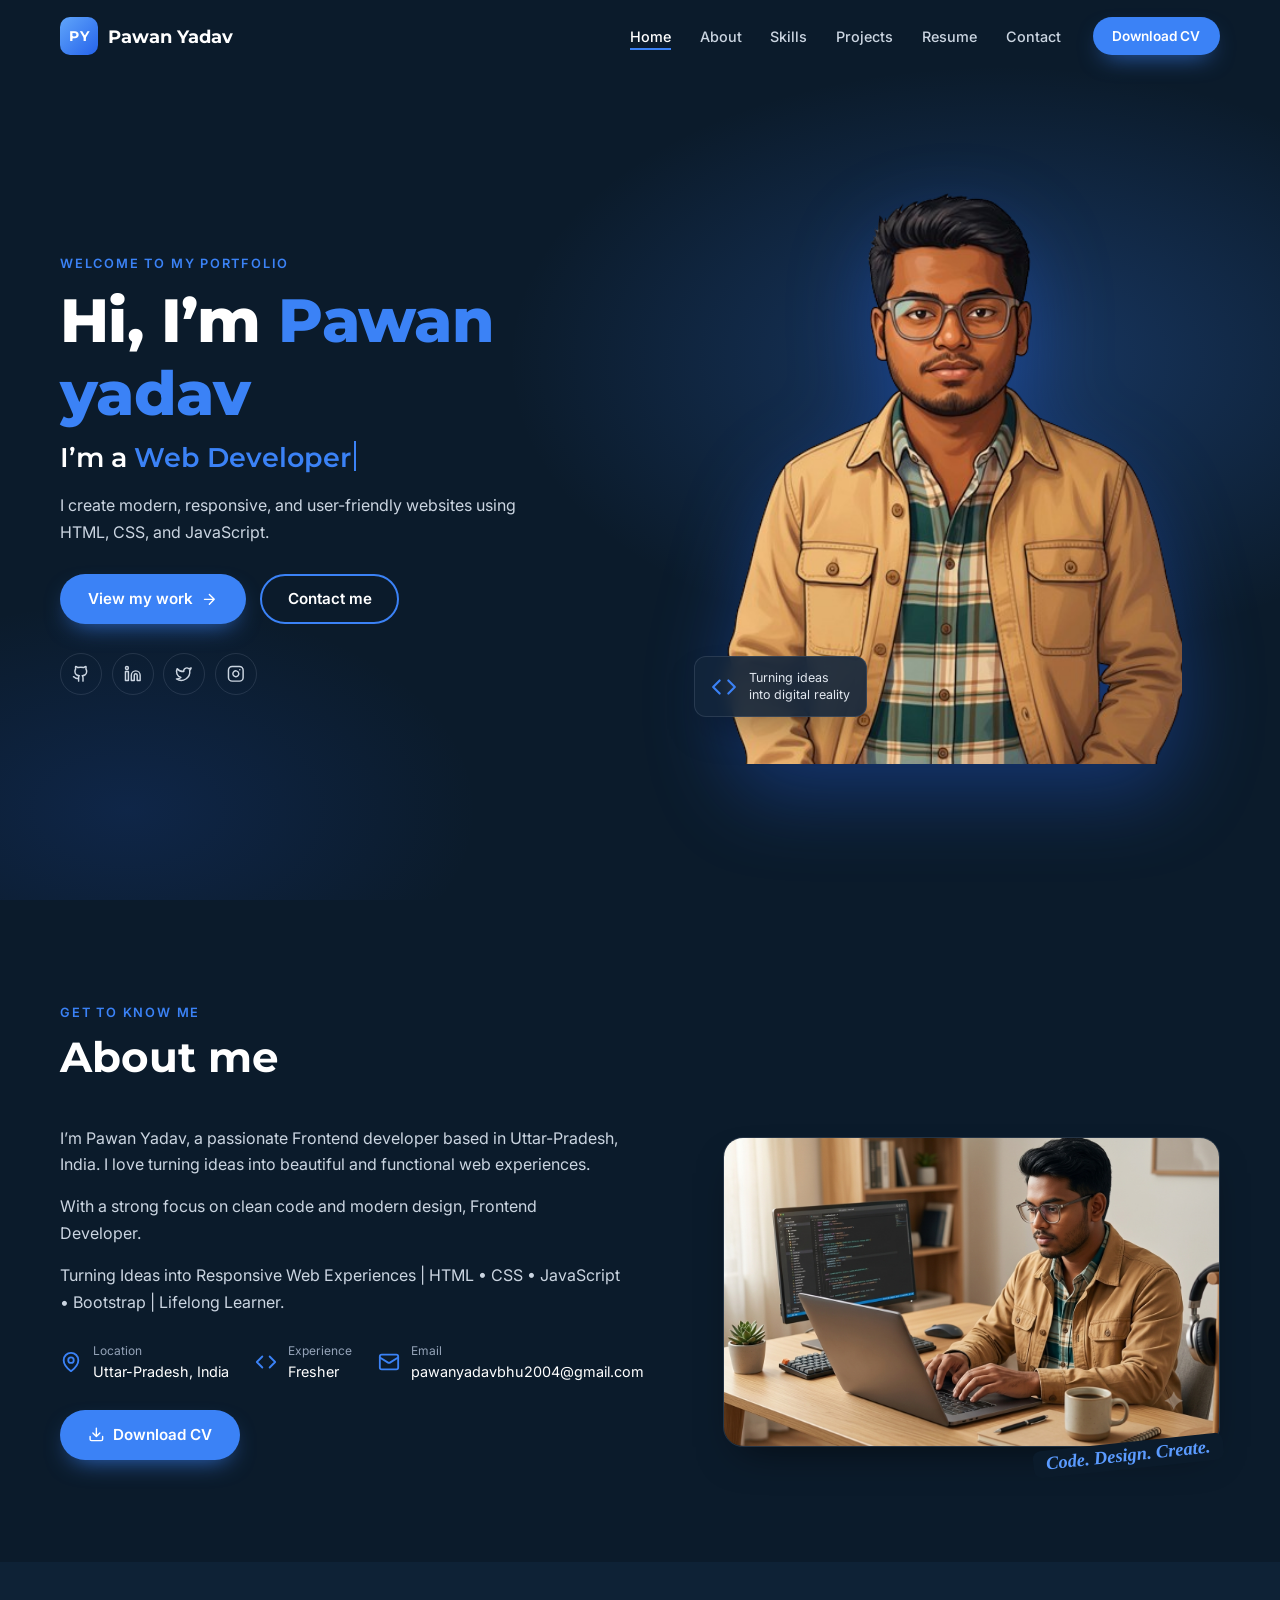
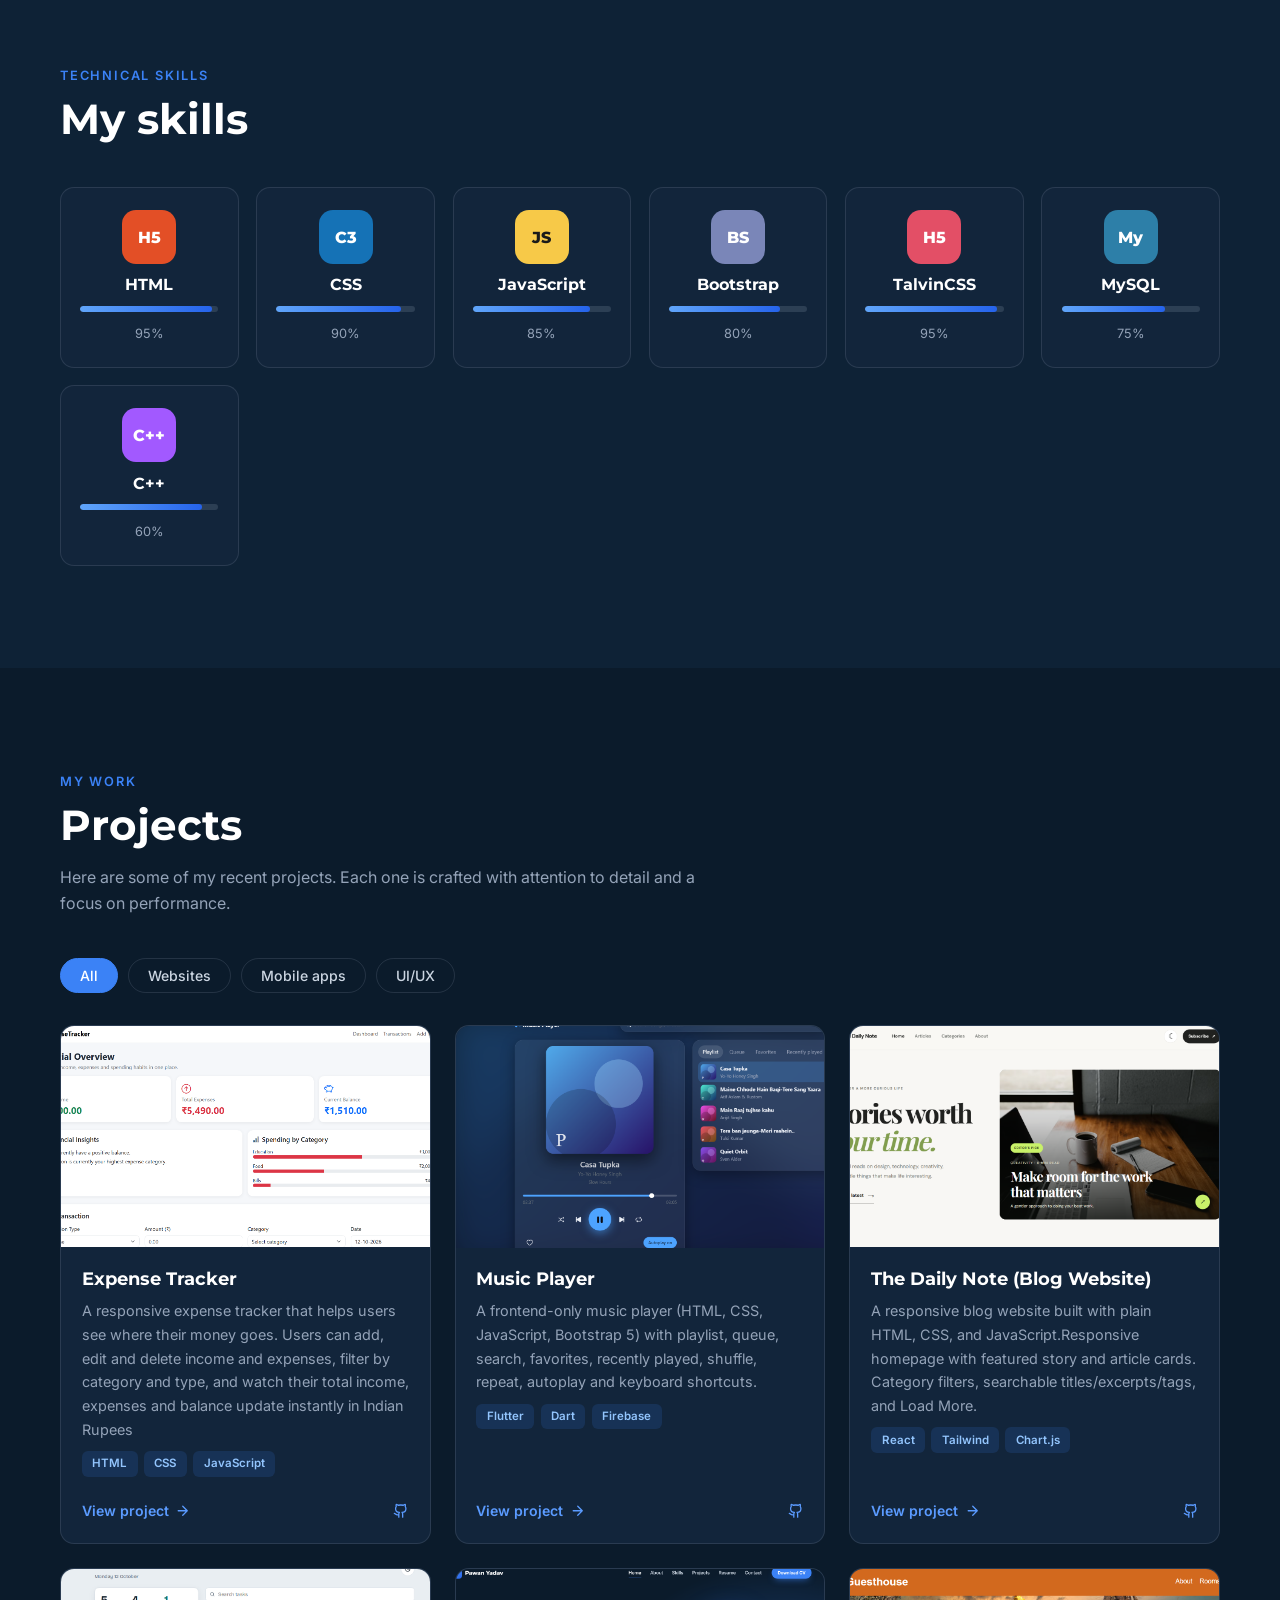
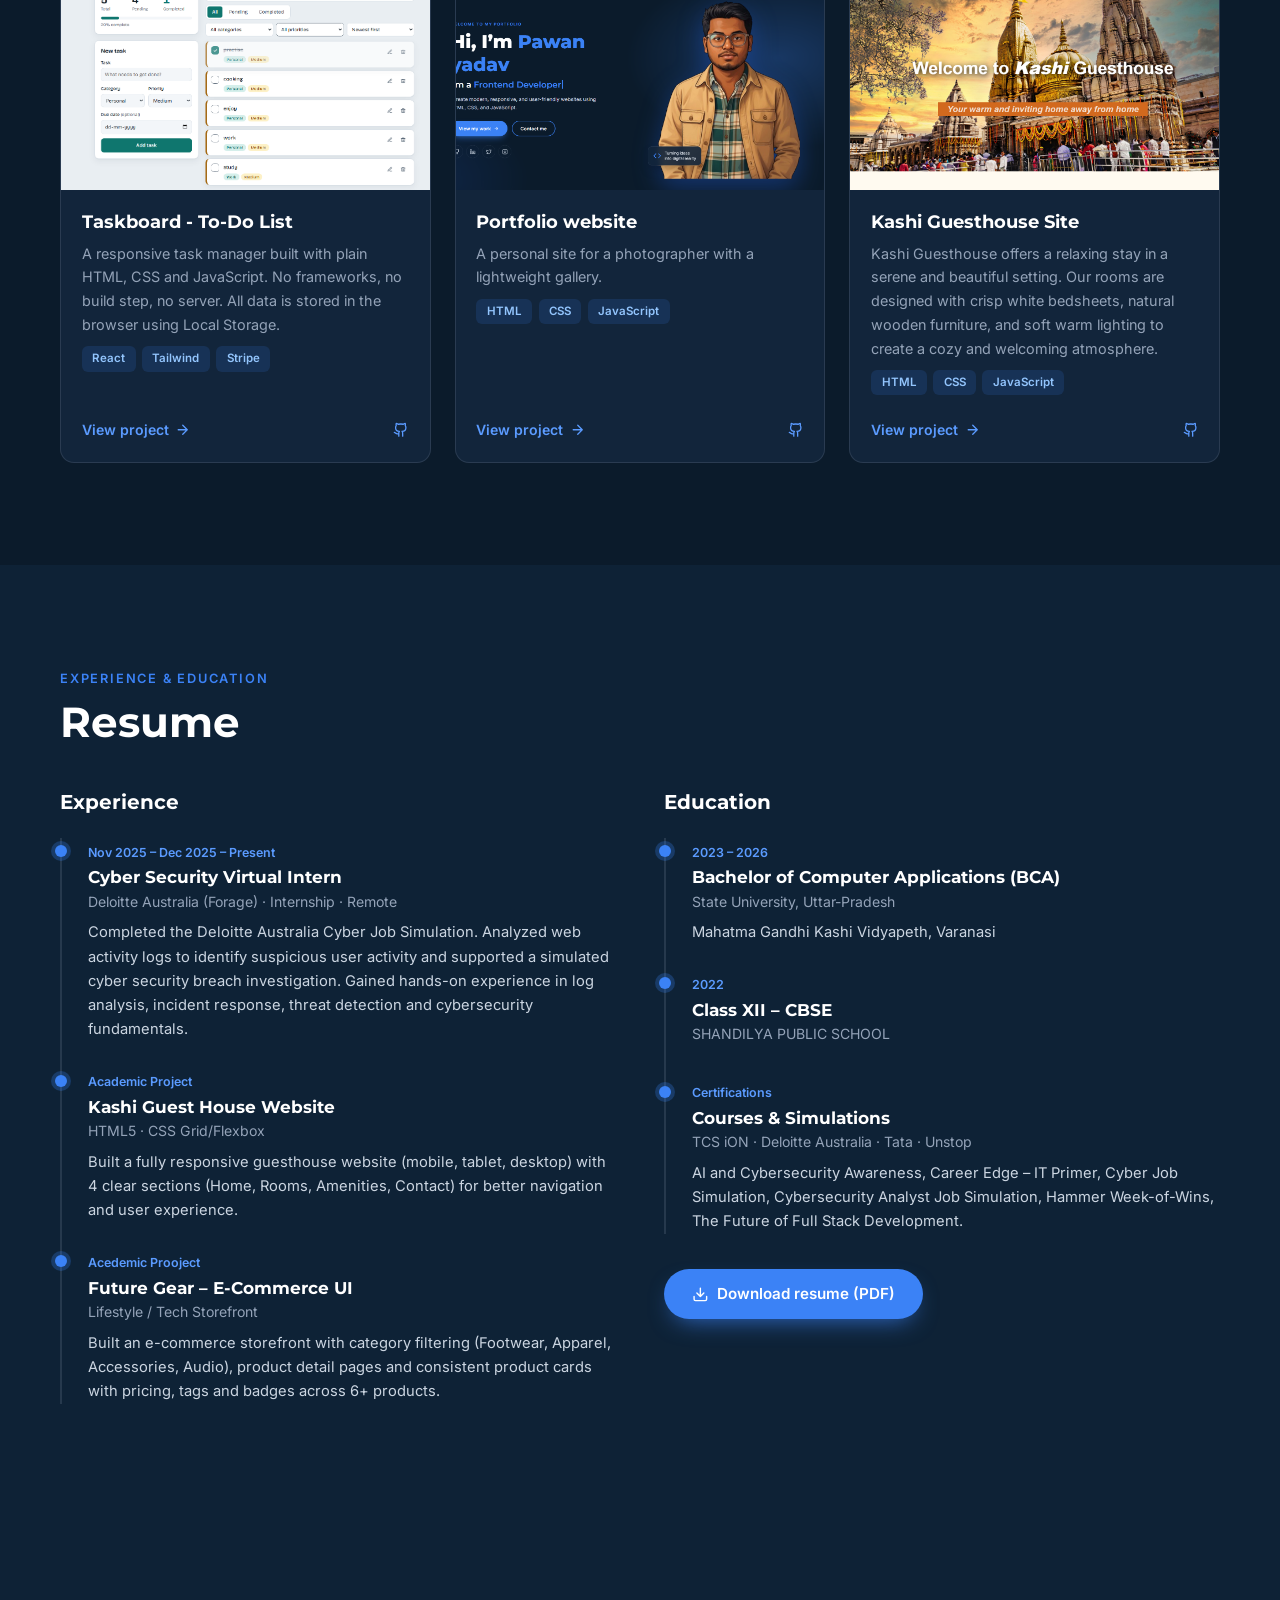
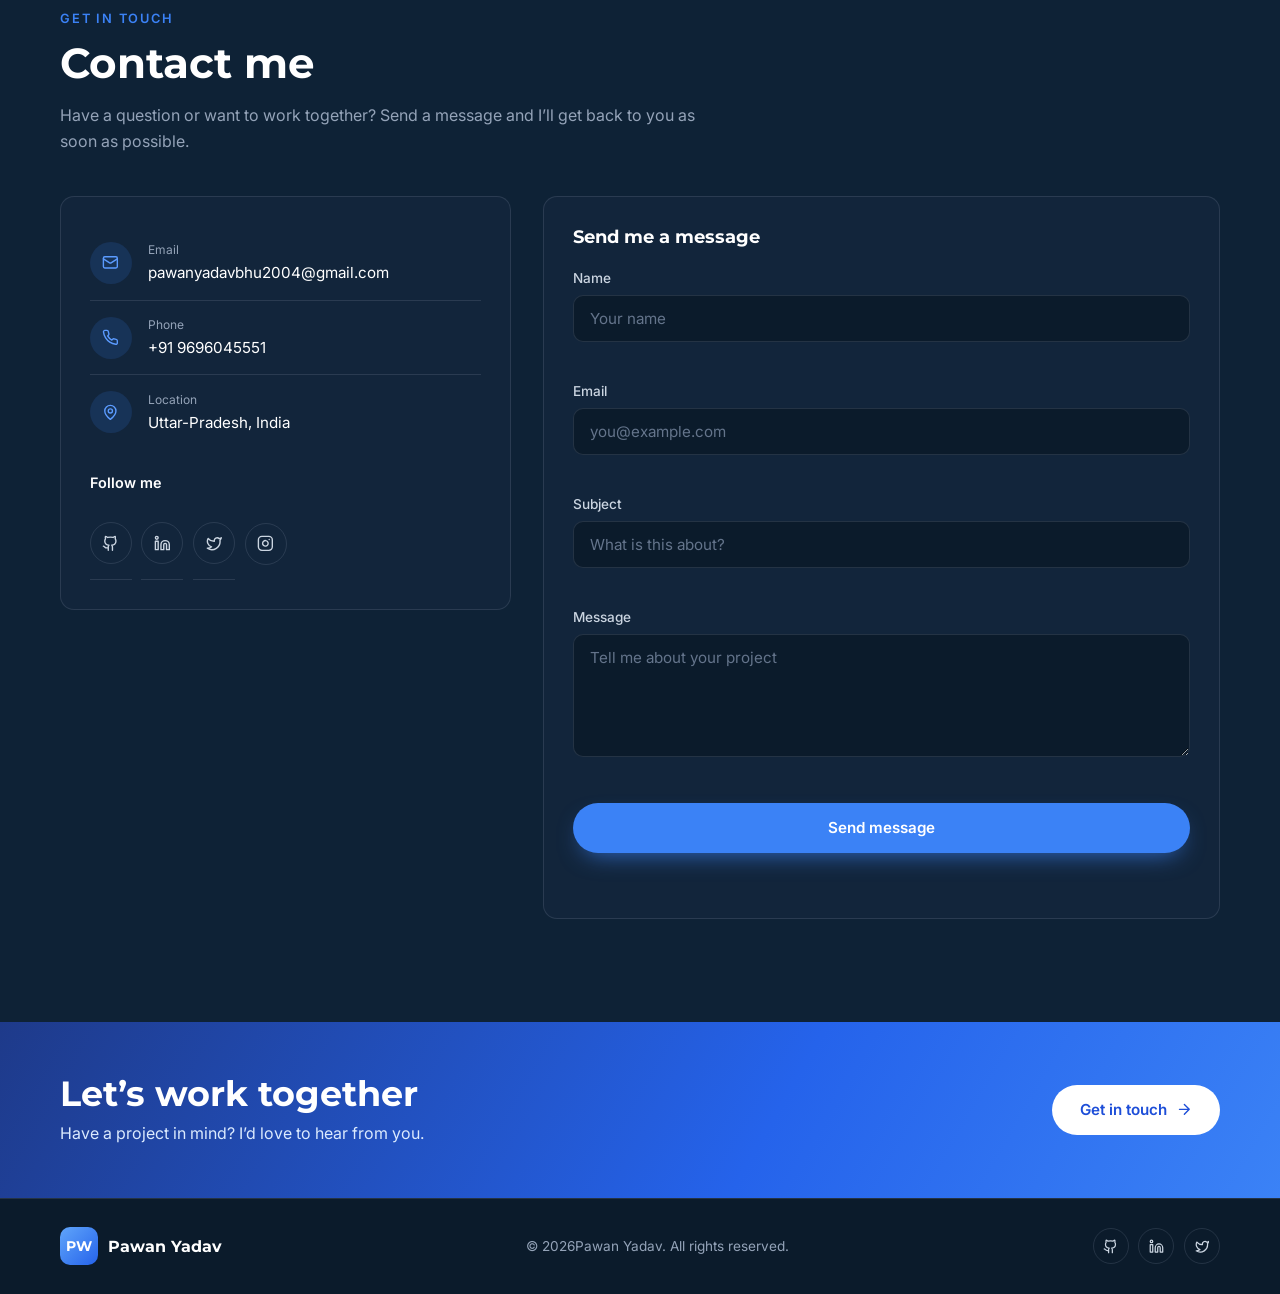
<file: Task-1/Portfolio Webpage/index.html>
<!DOCTYPE html>
<html lang="en">
<head>
  <meta charset="UTF-8">
  <meta name="viewport" content="width=device-width, initial-scale=1">
  <title>Pawan Yadav| Frontend Developer </title>
  <link rel="icon" type="image/png" href="src/favicon.png">
  <meta name="description" content="Portfolio of Pawan Yadav, a Frontend developer building modern, responsive and user-friendly websites.">
  <meta name="theme-color" content="#0b1b2b">
  <link rel="preconnect" href="https://fonts.googleapis.com">
  <link rel="preconnect" href="https://fonts.gstatic.com" crossorigin>
  <link href="https://fonts.googleapis.com/css2?family=Inter:wght@400;500;600&family=Montserrat:wght@600;700;800&display=swap" rel="stylesheet">
  <link rel="stylesheet" href="style.css">
</head>
<body>

<!-- Icon sprite -->
<svg width="0" height="0" style="position:absolute" aria-hidden="true">
  <symbol id="i-github" viewBox="0 0 24 24"><path d="M15 22v-4a4.8 4.8 0 0 0-1-3.5c3 0 6-2 6-5.5.08-1.25-.27-2.48-1-3.5.28-1.15.28-2.35 0-3.5 0 0-1 0-3 1.5-2.64-.5-5.36-.5-8 0C6 2 5 2 5 2c-.3 1.15-.3 2.35 0 3.5A5.4 5.4 0 0 0 4 9c0 3.5 3 5.5 6 5.5-.39.49-.68 1.05-.85 1.65-.17.6-.22 1.23-.15 1.85v4M9 18c-4.51 2-5-2-7-2"/></symbol>
  <symbol id="i-linkedin" viewBox="0 0 24 24"><path d="M16 8a6 6 0 0 1 6 6v7h-4v-7a2 2 0 0 0-4 0v7h-4v-7a6 6 0 0 1 6-6zM2 9h4v12H2z"/><circle cx="4" cy="4" r="2"/></symbol>
  <symbol id="i-twitter" viewBox="0 0 24 24"><path d="M22 4s-.7 2.1-2 3.4c1.6 10-9.4 17.3-18 11.6 2.2.1 4.4-.6 6-2C3 15.5.5 9.6 3 5c2.2 2.6 5.6 4.1 9 4-.9-4.2 4-6.6 7-3.8 1.1 0 3-1.2 3-1.2z"/></symbol>
  <symbol id="i-instagram" viewBox="0 0 24 24"><rect x="2" y="2" width="20" height="20" rx="5"/><path d="M16 11.37A4 4 0 1 1 12.63 8 4 4 0 0 1 16 11.37zM17.5 6.5h.01"/></symbol>
  <symbol id="i-mail" viewBox="0 0 24 24"><rect x="2" y="4" width="20" height="16" rx="2"/><path d="m22 7-8.97 5.7a1.94 1.94 0 0 1-2.06 0L2 7"/></symbol>
  <symbol id="i-phone" viewBox="0 0 24 24"><path d="M22 16.92v3a2 2 0 0 1-2.18 2 19.79 19.79 0 0 1-8.63-3.07 19.5 19.5 0 0 1-6-6 19.79 19.79 0 0 1-3.07-8.67A2 2 0 0 1 4.11 2h3a2 2 0 0 1 2 1.72c.13.96.36 1.9.7 2.81a2 2 0 0 1-.45 2.11L8.09 9.91a16 16 0 0 0 6 6l1.27-1.27a2 2 0 0 1 2.11-.45c.91.34 1.85.57 2.81.7A2 2 0 0 1 22 16.92z"/></symbol>
  <symbol id="i-pin" viewBox="0 0 24 24"><path d="M20 10c0 6-8 12-8 12s-8-6-8-12a8 8 0 0 1 16 0z"/><circle cx="12" cy="10" r="3"/></symbol>
  <symbol id="i-download" viewBox="0 0 24 24"><path d="M21 15v4a2 2 0 0 1-2 2H5a2 2 0 0 1-2-2v-4M7 10l5 5 5-5M12 15V3"/></symbol>
  <symbol id="i-arrow" viewBox="0 0 24 24"><path d="M5 12h14M12 5l7 7-7 7"/></symbol>
  <symbol id="i-code" viewBox="0 0 24 24"><path d="m16 18 6-6-6-6M8 6l-6 6 6 6"/></symbol>
  <symbol id="i-pen" viewBox="0 0 24 24"><path d="M12 19l7-7 3 3-7 7-3-3zM18 13l-1.5-7.5L2 2l3.5 14.5L13 18l5-5zM2 2l7.6 7.6"/><circle cx="11" cy="11" r="2"/></symbol>
  <symbol id="i-phone-app" viewBox="0 0 24 24"><rect x="5" y="2" width="14" height="20" rx="3"/><path d="M12 18h.01"/></symbol>
  <symbol id="i-wrench" viewBox="0 0 24 24"><path d="M14.7 6.3a1 1 0 0 0 0 1.4l1.6 1.6a1 1 0 0 0 1.4 0l3.77-3.77a6 6 0 0 1-7.94 7.94l-6.91 6.91a2.12 2.12 0 0 1-3-3l6.91-6.91a6 6 0 0 1 7.94-7.94z"/></symbol>
  <symbol id="i-star" viewBox="0 0 24 24"><path d="m12 2 3.1 6.3 6.9 1-5 4.9 1.2 6.8L12 17.8 5.8 21l1.2-6.8-5-4.9 6.9-1z"/></symbol>
</svg>

<a class="skip-link" href="#main">Skip to content</a>

<!-- ============ HEADER ============ -->
<header class="site-header" id="header">
  <div class="container nav-wrap">
    <a href="#home" class="logo" aria-label="Pawan Yadav, home"><span class="logo-mark">PY</span> Pawan Yadav</a>

    <nav class="nav" id="nav" aria-label="Primary">
      <ul class="nav-list">
        <li><a href="#home" class="nav-link">Home</a></li>
        <li><a href="#about" class="nav-link">About</a></li>
        <li><a href="#skills" class="nav-link">Skills</a></li>
        <li><a href="#projects" class="nav-link">Projects</a></li>
        <li><a href="#resume" class="nav-link">Resume</a></li>
        <li><a href="#contact" class="nav-link">Contact</a></li>
      </ul>
      <a class="btn btn-primary btn-sm nav-cta" href="Pawan_yadav_Resume.pdf" download>Download CV</a>
    </nav>

    <button class="menu-toggle" id="menuToggle" aria-label="Open menu" aria-expanded="false" aria-controls="nav">
      <span></span><span></span><span></span>
    </button>
  </div>
</header>

<main id="main">

<!-- ============ HOME ============ -->
<section class="hero" id="home">
  <div class="container hero-grid">
    <div class="hero-copy">
      <p class="eyebrow">Welcome to my portfolio</p>
      <h1>Hi, I’m <span class="accent">Pawan yadav</span></h1>
      <p class="hero-role">I’m a <span id="typed" aria-live="off">Frontend Developer</span><span class="caret" aria-hidden="true"></span></p>
      <p class="lead">I create modern, responsive, and user-friendly websites using HTML, CSS, and JavaScript.</p>
      <div class="btn-row">
        <a href="#projects" class="btn btn-primary">View my work <svg class="icon"><use href="#i-arrow"/></svg></a>
        <a href="#contact" class="btn btn-outline">Contact me</a>
      </div>
      <ul class="socials" aria-label="Social links">
        <li><a href="https://github.com/pawanyadavDev/" target="_blank" rel="noopener" aria-label="GitHub"><svg class="icon"><use href="#i-github"/></svg></a></li>
        <li><a href="https://www.linkedin.com/in/pawan-yadav-1696293a4/" target="_blank" rel="noopener" aria-label="LinkedIn"><svg class="icon"><use href="#i-linkedin"/></svg></a></li>
        <li><a href="https://twitter.com/" target="_blank" rel="noopener" aria-label="Twitter"><svg class="icon"><use href="#i-twitter"/></svg></a></li>
        <li><a href="https://www.instagram.com/pawanyadav5912_/" target="_blank" rel="noopener" aria-label="Instagram"><svg class="icon"><use href="#i-instagram"/></svg></a></li>
      </ul>
    </div>

    <div class="hero-visual">
      <img src="src/person image/hero-image.png" alt="Portrait of Alex Carter" width="520" height="520">
      <div class="float-badge">
        <svg class="icon"><use href="#i-code"/></svg>
        <span>Turning ideas<br>into digital reality</span>
      </div>
    </div>
  </div>
</section>

<!-- ============ ABOUT ============ -->
<section class="section" id="about">
  <div class="container">
    <header class="section-head">
      <p class="eyebrow">Get to know me</p>
      <h2>About me</h2>
    </header>
    <div class="about-grid">
      <div class="about-copy reveal">
        <p>I’m Pawan Yadav, a passionate Frontend developer based in Uttar-Pradesh, India. I love turning ideas into beautiful and functional web experiences.</p>
        <p>With a strong focus on clean code and modern design, Frontend Developer.
        <p>Turning Ideas into Responsive Web Experiences | HTML • CSS • JavaScript • Bootstrap | Lifelong Learner.</p>
        <ul class="facts">
          <li><svg class="icon"><use href="#i-pin"/></svg><span><small>Location</small>Uttar-Pradesh, India</span></li>
          <li><svg class="icon"><use href="#i-code"/></svg><span><small>Experience</small> Fresher </li>
          <li><svg class="icon"><use href="#i-mail"/></svg><span><small>Email</small>pawanyadavbhu2004@gmail.com</li>
        </ul>
        <!-- <div class="stats">
          <div><strong data-count="6">0</strong><span>Projects done</span></div>
          <div><strong data-count="18">0</strong><span>Happy clients</span></div>
          <div><strong data-count="2">0</strong><span>Years of experience</span></div>
        </div> -->
        <a class="btn btn-primary" href="assets/Pawan_Yadav_Resume.pdf" download><svg class="icon"><use href="#i-download"/></svg> Download CV</a>
      </div>
      <figure class="about-visual reveal">
        <img src="src/person image/coding laptop.png" alt="Laptop showing code on a desk" width="640" height="400" loading="lazy">
        <figcaption class="script-note">Code. Design. Create.</figcaption>
      </figure>
    </div>
  </div>
</section>

<!-- ============ SKILLS ============ -->
<section class="section section-alt" id="skills">
  <div class="container">
    <header class="section-head">
      <p class="eyebrow">Technical skills</p>
      <h2>My skills</h2>
    </header>
    <ul class="skills-grid">
      <li class="skill-card reveal"><span class="skill-badge" style="--c:#e34f26">H5</span><h3>HTML</h3><div class="bar" role="progressbar" aria-valuenow="95" aria-valuemin="0" aria-valuemax="100" aria-label="HTML skill level"><i data-level="95"></i></div><span class="pct">95%</span></li>
      <li class="skill-card reveal"><span class="skill-badge" style="--c:#1572b6">C3</span><h3>CSS</h3><div class="bar" role="progressbar" aria-valuenow="90" aria-valuemin="0" aria-valuemax="100" aria-label="CSS skill level"><i data-level="90"></i></div><span class="pct">90%</span></li>
      <li class="skill-card reveal"><span class="skill-badge" style="--c:#f7c948;color:#1a1a1a">JS</span><h3>JavaScript</h3><div class="bar" role="progressbar" aria-valuenow="85" aria-valuemin="0" aria-valuemax="100" aria-label="JavaScript skill level"><i data-level="85"></i></div><span class="pct">85%</span></li>
      <li class="skill-card reveal"><span class="skill-badge" style="--c:#7a86b8">BS</span><h3>Bootstrap</h3><div class="bar" role="progressbar" aria-valuenow="80" aria-valuemin="0" aria-valuemax="100" aria-label="PHP skill level"><i data-level="80"></i></div><span class="pct">80%</span></li>
      <li class="skill-card reveal"><span class="skill-badge" style="--c:#e34f66">H5</span><h3>TalvinCSS</h3><div class="bar" role="progressbar" aria-valuenow="95" aria-valuemin="0" aria-valuemax="100" aria-label="HTML skill level"><i data-level="95"></i></div><span class="pct">95%</span></li>
      <li class="skill-card reveal"><span class="skill-badge" style="--c:#2d7fa8">My</span><h3>MySQL</h3><div class="bar" role="progressbar" aria-valuenow="75" aria-valuemin="0" aria-valuemax="100" aria-label="MySQL skill level"><i data-level="75"></i></div><span class="pct">75%</span></li>
      <li class="skill-card reveal"><span class="skill-badge" style="--c:#a259ff">C++</span><h3>C++</h3><div class="bar" role="progressbar" aria-valuenow="88" aria-valuemin="0" aria-valuemax="100" aria-label="Figma skill level"><i data-level="88"></i></div><span class="pct">60%</span></li>

    </ul>

    <!-- <header class="section-head sub-head">
      <p class="eyebrow">What I do</p>
      <h2>Services</h2>
    </header>
    <ul class="services-grid">
      <li class="service-card reveal"><svg class="icon icon-lg"><use href="#i-code"/></svg><h3>Web development</h3><p>Responsive, modern websites built with the latest technologies.</p></li>
      <li class="service-card reveal"><svg class="icon icon-lg"><use href="#i-pen"/></svg><h3>UI/UX design</h3><p>User-centered design for better experiences.</p></li>
      <li class="service-card reveal"><svg class="icon icon-lg"><use href="#i-phone-app"/></svg><h3>Mobile app development</h3><p>Cross-platform apps for iOS and Android.</p></li>
      <li class="service-card reveal"><svg class="icon icon-lg"><use href="#i-wrench"/></svg><h3>Website maintenance</h3><p>Keep your website secure, updated and running smoothly.</p></li>
    </ul> -->
  </div>
</section>

<!-- ============ PROJECTS ============ -->
<section class="section" id="projects">
  <div class="container">
    <header class="section-head">
      <p class="eyebrow">My work</p>
      <h2>Projects</h2>
      <p class="section-sub">Here are some of my recent projects. Each one is crafted with attention to detail and a focus on performance.</p>
    </header>

    <div class="filters" role="group" aria-label="Filter projects">
      <button class="chip active" data-filter="all" aria-pressed="true">All</button>
      <button class="chip" data-filter="web" aria-pressed="false">Websites</button>
      <button class="chip" data-filter="mobile" aria-pressed="false">Mobile apps</button>
      <button class="chip" data-filter="ui" aria-pressed="false">UI/UX</button>
    </div>

    <ul class="project-grid" id="projectGrid">
      <li class="project-card" data-category="web">
        <div class="thumb"><img src="src/project image/Expense Tracker.png" alt="SaaS landing page preview" width="600" height="360" loading="lazy"></div>
        <div class="card-body">
          <h3>Expense Tracker</h3>
          <p>A responsive expense tracker that helps users see where their money goes. Users can add, edit and delete income and expenses, filter by category and type, and watch their total income, expenses and balance update instantly in Indian Rupees</p>
          <ul class="tags"><li>HTML</li><li>CSS</li><li>JavaScript</li></ul>
          <div class="card-links"><a href="#" aria-label="View SaaS landing page project">View project <svg class="icon"><use href="#i-arrow"/></svg></a><a href="https://github.com/pawanyadavDev/CODSOFT_TASKSNO/tree/main/Task-2" target="_blank" rel="noopener" aria-label="SaaS landing page source code"><svg class="icon"><use href="#i-github"/></svg></a></div>
        </div>
      </li>
      <li class="project-card" data-category="web">
        <div class="thumb"><img src="src/project image/Music Player.png" alt="Task manager mobile app preview" width="600" height="360" loading="lazy"></div>
        <div class="card-body">
          <h3>Music Player</h3>
          <p>A frontend-only music player (HTML, CSS, JavaScript, Bootstrap 5) with playlist, queue, search, favorites, recently played, shuffle, repeat, autoplay and keyboard shortcuts.</p>
          <ul class="tags"><li>Flutter</li><li>Dart</li><li>Firebase</li></ul>
          <div class="card-links"><a href="#" aria-label="View Task manager app project">View project <svg class="icon"><use href="#i-arrow"/></svg></a><a href="hhttps://github.com/pawanyadavDev/CODSOFT_TASKSNO/tree/main/Task-3" target="_blank" rel="noopener" aria-label="Task manager app source code"><svg class="icon"><use href="#i-github"/></svg></a></div>
        </div>
      </li>
      <li class="project-card" data-category="web">
        <div class="thumb"><img src="src/project image/The daily note.png" alt="Admin dashboard preview" width="600" height="360" loading="lazy"></div>
        <div class="card-body">
          <h3>The Daily Note (Blog Website)</h3>
          <p>A responsive blog website built with plain HTML, CSS, and JavaScript.Responsive homepage with featured story and article cards. Category filters, searchable titles/excerpts/tags, and Load More.<ul class="tags"><li>React</li><li>Tailwind</li><li>Chart.js</li></ul>
          <div class="card-links"><a href="#" aria-label="View Admin dashboard project">View project <svg class="icon"><use href="#i-arrow"/></svg></a><a href="https://github.com/pawanyadavDev/CODSOFT_TASKSNO/tree/main/Task-4" target="_blank" rel="noopener" aria-label="Admin dashboard source code"><svg class="icon"><use href="#i-github"/></svg></a></div>
        </div>
      </li>
      <li class="project-card" data-category="web ui">
        <div class="thumb"><img src="src/project image/Taskboard To-do.png" alt="E-commerce website preview" width="600" height="360" loading="lazy"></div>
        <div class="card-body">
          <h3>Taskboard - To-Do List</h3>
          <p>A responsive task manager built with plain HTML, CSS and JavaScript. No frameworks, no build step, no server. All data is stored in the browser using Local Storage.</p>
          <ul class="tags"><li>React</li><li>Tailwind</li><li>Stripe</li></ul>
          <div class="card-links"><a href="#" aria-label="View E-commerce website project">View project <svg class="icon"><use href="#i-arrow"/></svg></a><a href="https://github.com/pawanyadavDev/CODSOFT_TASKSNO/tree/main/Task-5/Taskboard%20-%20To-Do%20List" target="_blank" rel="noopener" aria-label="E-commerce website source code"><svg class="icon"><use href="#i-github"/></svg></a></div>
        </div>
      </li>
      <li class="project-card" data-category="web ui">
        <div class="thumb"><img src="src/project image/Portfolio website.png" alt="Portfolio website preview" width="600" height="360" loading="lazy"></div>
        <div class="card-body">
          <h3>Portfolio website</h3>
          <p>A personal site for a photographer with a lightweight gallery.</p>
          <ul class="tags"><li>HTML</li><li>CSS</li><li>JavaScript</li></ul>
          <div class="card-links"><a href="#" aria-label="View Portfolio website project">View project <svg class="icon"><use href="#i-arrow"/></svg></a><a href="https://github.com/pawanyadavDev/CODSOFT_TASKSNO/tree/main/Task-1/Portfolio%20Webpage" target="_blank" rel="noopener" aria-label="Portfolio website source code"><svg class="icon"><use href="#i-github"/></svg></a></div>
        </div>
      </li>
      <li class="project-card" data-category="mobile ui">
        <div class="thumb"><img src="src/project image/KashiGuestHouse.png" alt="Social media app preview" width="600" height="360" loading="lazy"></div>
        <div class="card-body">
          <h3>Kashi Guesthouse Site</h3>
          <p>Kashi Guesthouse offers a relaxing stay in a serene and beautiful setting. Our rooms are designed with crisp white bedsheets, natural wooden furniture, and soft warm lighting to create a cozy and welcoming atmosphere. </p>
          <ul class="tags"><li>HTML</li><li>CSS</li><li>JavaScript</li></ul>
          <div class="card-links"><a href="#" aria-label="Kashi Guest House project">View project <svg class="icon"><use href="#i-arrow"/></svg></a><a href="https://github.com/pawanyadavDev/Kashi-guesthousesite/" target="_blank" rel="noopener" aria-label="Social media app source code"><svg class="icon"><use href="#i-github"/></svg></a></div>
        </div>
      </li>
    </ul>
    <p class="empty" id="emptyState" hidden>No projects in this category yet.</p>
  </div>
</section>

<!-- ============ RESUME ============ -->
<section class="section section-alt" id="resume">
  <div class="container">
    <header class="section-head">
      <p class="eyebrow">Experience &amp; education</p>
      <h2>Resume</h2>
    </header>
    <div class="resume-grid">
      <div>
        <h3 class="col-title">Experience</h3>
        <ol class="timeline">
          <li class="reveal"><time>Nov 2025 – Dec 2025 – Present</time><h4>Cyber Security Virtual Intern</h4><span>Deloitte Australia (Forage) · Internship · Remote</span><p>Completed the Deloitte Australia Cyber Job Simulation. Analyzed web activity logs to identify suspicious user activity and supported a simulated cyber security breach investigation. Gained hands-on experience in log analysis, incident response, threat detection and cybersecurity fundamentals.</p></li>
          <li class="reveal"><time>Academic Project</time><h4>Kashi Guest House Website</h4><span>HTML5 · CSS Grid/Flexbox</span><p>Built a fully responsive guesthouse website (mobile, tablet, desktop) with 4 clear sections (Home, Rooms, Amenities, Contact) for better navigation and user experience.</p></li>
          <li class="reveal"><time>Acedemic Prooject</time><h4>Future Gear – E-Commerce UI</h4><span>Lifestyle / Tech Storefront</span><p>Built an e-commerce storefront with category filtering (Footwear, Apparel, Accessories, Audio), product detail pages and consistent product cards with pricing, tags and badges across 6+ products.</p></li>
        </ol>
      </div>
      <div>
        <h3 class="col-title">Education</h3>
        <ol class="timeline">
          <li class="reveal"><time>2023 – 2026</time><h4>Bachelor of Computer Applications (BCA)</h4><span>State University, Uttar-Pradesh</span><p>Mahatma Gandhi Kashi Vidyapeth, Varanasi</p></li>
          <li class="reveal"><time>2022</time><h4>Class XII – CBSE</h4><span>SHANDILYA PUBLIC SCHOOL</span><p></p></li>
          <li class="reveal"><time>Certifications</time><h4>Courses & Simulations</h4><span>TCS iON · Deloitte Australia · Tata · Unstop
</span><p>AI and Cybersecurity Awareness, Career Edge – IT Primer, Cyber Job Simulation, Cybersecurity Analyst Job Simulation, Hammer Week-of-Wins, The Future of Full Stack Development.

</p></li>
        </ol>
        <a class="btn btn-primary resume-btn" href="assets/Pawan_Yadav_Resume.pdf" download="Alex_Carter_Resume.pdf"><svg class="icon"><use href="#i-download"/></svg> Download resume (PDF)</a>
      </div>
    </div>
  </div>
</section>

<!-- ============ TESTIMONIALS ============ -->
<!-- <section class="section" id="testimonials">
  <div class="container">
    <header class="section-head">
      <p class="eyebrow">Testimonials</p>
      <h2>What my clients say</h2>
    </header>
    <div class="slider" id="slider">
      <div class="slides">
        <figure class="quote active">
          <blockquote>“Alex delivered an amazing website for our business. The design is clean, fast and exactly what we needed. Highly recommended!”</blockquote>
          <figcaption><span class="avatar">SJ</span><span><strong>Sarah Johnson</strong>CEO, BrightTech</span></figcaption>
        </figure>
        <figure class="quote">
          <blockquote>“Professional, creative and easy to work with. The communication was great and the final result exceeded our expectations.”</blockquote>
          <figcaption><span class="avatar">ML</span><span><strong>Michael Lee</strong>Founder, PixelApps</span></figcaption>
        </figure>
        <figure class="quote">
          <blockquote>“A talented developer with great attention to detail. I will definitely work with Alex again on future projects.”</blockquote>
          <figcaption><span class="avatar">ED</span><span><strong>Emily Davis</strong>Marketing Director</span></figcaption>
        </figure>
      </div>
      <div class="slider-ctrl">
        <button class="arrow" id="prev" aria-label="Previous testimonial">&#8592;</button>
        <div class="dots" id="dots" role="tablist" aria-label="Choose testimonial"></div>
        <button class="arrow" id="next" aria-label="Next testimonial">&#8594;</button>
      </div>
    </div>
  </div>
</section> -->

<!-- ============ CONTACT ============ -->
<section class="section section-alt" id="contact">
  <div class="container">
    <header class="section-head">
      <p class="eyebrow">Get in touch</p>
      <h2>Contact me</h2>
      <p class="section-sub">Have a question or want to work together? Send a message and I’ll get back to you as soon as possible.</p>
    </header>

    <div class="contact-grid">
      <aside class="contact-info">
        <ul>
          <li><span class="ci"><svg class="icon"><use href="#i-mail"/></svg></span><span><small>Email</small><a href="mailto:pawanyadavbhu2004@gmail.com">pawanyadavbhu2004@gmail.com</a></span></li>
          <li><span class="ci"><svg class="icon"><use href="#i-phone"/></svg></span><span><small>Phone</small><a href="tel:+9696045551">+91 9696045551</a></span></li>
          <li><span class="ci"><svg class="icon"><use href="#i-pin"/></svg></span><span><small>Location</small>Uttar-Pradesh, India</span></li>
        </ul>
        <p class="follow">Follow me</p>
        <ul class="socials">
          <li><a href="https://github.com/pawanyadavDev/" target="_blank" rel="noopener" aria-label="GitHub"><svg class="icon"><use href="#i-github"/></svg></a></li>
          <li><a href="https://www.linkedin.com/in/pawan-yadav-1696293a4/" target="_blank" rel="noopener" aria-label="LinkedIn"><svg class="icon"><use href="#i-linkedin"/></svg></a></li>
          <li><a href="https://twitter.com/" target="_blank" rel="noopener" aria-label="Twitter"><svg class="icon"><use href="#i-twitter"/></svg></a></li>
          <li><a href="hhttps://www.instagram.com/pawanyadav5912_/" target="_blank" rel="noopener" aria-label="Instagram"><svg class="icon"><use href="#i-instagram"/></svg></a></li>
        </ul>
      </aside>

      <form class="contact-form" id="contactForm" novalidate>
        <h3>Send me a message</h3>
        <div class="field">
          <label for="name">Name</label>
          <input id="name" name="name" type="text" placeholder="Your name" autocomplete="name" required aria-describedby="nameErr">
          <p class="error" id="nameErr" role="alert"></p>
        </div>
        <div class="field">
          <label for="email">Email</label>
          <input id="email" name="email" type="email" placeholder="you@example.com" autocomplete="email" required aria-describedby="emailErr">
          <p class="error" id="emailErr" role="alert"></p>
        </div>
        <div class="field">
          <label for="subject">Subject</label>
          <input id="subject" name="subject" type="text" placeholder="What is this about?" required aria-describedby="subjectErr">
          <p class="error" id="subjectErr" role="alert"></p>
        </div>
        <div class="field">
          <label for="message">Message</label>
          <textarea id="message" name="message" rows="5" placeholder="Tell me about your project" required aria-describedby="messageErr"></textarea>
          <p class="error" id="messageErr" role="alert"></p>
        </div>
        <button type="submit" class="btn btn-primary btn-block" id="submitBtn">Send message</button>
        <p class="form-status" id="formStatus" role="status"></p>
      </form>
    </div>
  </div>
</section>

<!-- ============ CTA ============ -->
<section class="cta">
  <div class="container cta-inner">
    <div>
      <h2>Let’s work together</h2>
      <p>Have a project in mind? I’d love to hear from you.</p>
    </div>
    <a href="#contact" class="btn btn-primary">Get in touch <svg class="icon"><use href="#i-arrow"/></svg></a>
  </div>
</section>

</main>

<!-- ============ FOOTER ============ -->
<footer class="site-footer">
  <div class="container footer-inner">
    <a href="#home" class="logo"><span class="logo-mark">PW</span> Pawan Yadav</a>
    <p>© <span id="year">2026</span>Pawan Yadav. All rights reserved.</p>
    <ul class="socials">
      <li><a href="https://github.com/pawanyadavDev/" target="_blank" rel="noopener" aria-label="GitHub"><svg class="icon"><use href="#i-github"/></svg></a></li>
      <li><a href="https://www.linkedin.com/in/pawan-yadav-1696293a4/" target="_blank" rel="noopener" aria-label="LinkedIn"><svg class="icon"><use href="#i-linkedin"/></svg></a></li>
      <li><a href="https://twitter.com/" target="_blank" rel="noopener" aria-label="Twitter"><svg class="icon"><use href="#i-twitter"/></svg></a></li>
    </ul>
  </div>
</footer>

<button class="to-top" id="toTop" aria-label="Back to top" hidden>&#8593;</button>

<script src="script.js"></script>
</body>
</html>
</file>
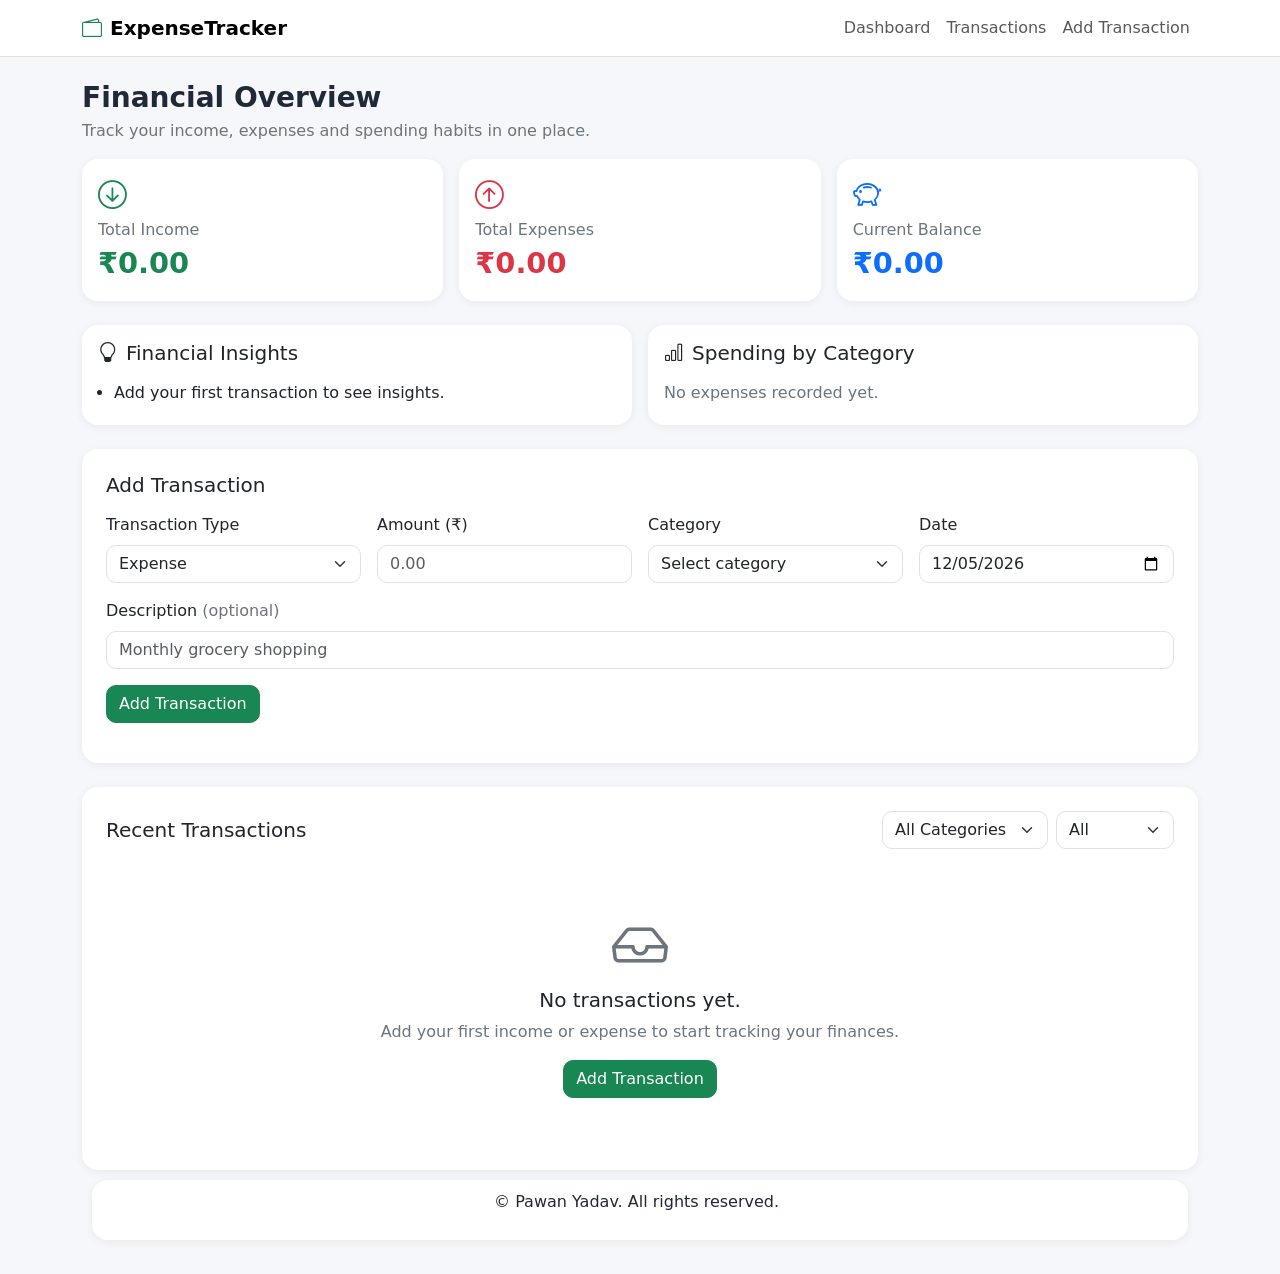
<file: Task-2/ExpenseTracker/index.html>
<!DOCTYPE html>
<html lang="en">
<head>
<meta charset="UTF-8">
<meta name="viewport" content="width=device-width, initial-scale=1">
<title>ExpenseTracker</title>
  <link rel="icon" type="image/png" href="favicon1.jpeg">
<link href="https://cdn.jsdelivr.net/npm/bootstrap@5.3.3/dist/css/bootstrap.min.css" rel="stylesheet">
<link href="https://cdn.jsdelivr.net/npm/bootstrap-icons@1.11.3/font/bootstrap-icons.css" rel="stylesheet">
<link href="style.css" rel="stylesheet">
</head>
<body>
<nav class="navbar navbar-expand-md bg-white border-bottom sticky-top">
  <div class="container">
    <a class="navbar-brand fw-bold" href="#dashboard"><i class="bi bi-wallet2 text-success me-2"></i>ExpenseTracker</a>
    <button class="navbar-toggler" data-bs-toggle="collapse" data-bs-target="#nav" aria-label="Toggle menu"><span class="navbar-toggler-icon"></span></button>
    <div class="collapse navbar-collapse" id="nav">
      <ul class="navbar-nav ms-auto">
        <li class="nav-item"><a class="nav-link" href="#dashboard">Dashboard</a></li>
        <li class="nav-item"><a class="nav-link" href="#transactions">Transactions</a></li>
        <li class="nav-item"><a class="nav-link" href="#add">Add Transaction</a></li>
      </ul>
    </div>
  </div>
</nav>

<main class="container py-4">
  <section id="dashboard">
    <h1 class="h3 fw-bold mb-1">Financial Overview</h1>
    <p class="text-secondary">Track your income, expenses and spending habits in one place.</p>
    <div class="row g-3 mb-4">
      <div class="col-12 col-md-4"><div class="card stat p-3"><i class="bi bi-arrow-down-circle icon income"></i><span class="text-secondary">Total Income</span><div class="amount text-success" id="totalIncome">₹0</div></div></div>
      <div class="col-12 col-md-4"><div class="card stat p-3"><i class="bi bi-arrow-up-circle icon expense"></i><span class="text-secondary">Total Expenses</span><div class="amount text-danger" id="totalExpenses">₹0</div></div></div>
      <div class="col-12 col-md-4"><div class="card stat p-3"><i class="bi bi-piggy-bank icon balance"></i><span class="text-secondary">Current Balance</span><div class="amount text-primary" id="balance">₹0</div></div></div>
    </div>
    <div class="row g-3 mb-4">
      <div class="col-12 col-lg-6"><div class="card p-3 h-100"><h2 class="h5 mb-3"><i class="bi bi-lightbulb me-2"></i>Financial Insights</h2><ul class="mb-0 ps-3" id="insights"></ul></div></div>
      <div class="col-12 col-lg-6"><div class="card p-3 h-100"><h2 class="h5 mb-3"><i class="bi bi-bar-chart me-2"></i>Spending by Category</h2><div id="categorySummary"></div></div></div>
    </div>
  </section>

  <section id="add" class="mb-4">
    <div class="card p-3 p-md-4">
      <h2 class="h5 mb-3" id="formTitle">Add Transaction</h2>
      <form id="transactionForm" novalidate>
        <input type="hidden" id="editId">
        <div class="row g-3">
          <div class="col-12 col-md-6 col-lg-3">
            <label class="form-label" for="type">Transaction Type</label>
            <select id="type" class="form-select" required>
              <option value="expense">Expense</option>
              <option value="income">Income</option>
            </select>
          </div>
          <div class="col-12 col-md-6 col-lg-3">
            <label class="form-label" for="amount">Amount (₹)</label>
            <input id="amount" type="number" min="0.01" step="0.01" class="form-control" placeholder="0.00" required>
            <div class="invalid-feedback">Enter an amount greater than 0.</div>
          </div>
          <div class="col-12 col-md-6 col-lg-3">
            <label class="form-label" for="category">Category</label>
            <select id="category" class="form-select" required></select>
            <div class="invalid-feedback">Choose a category.</div>
          </div>
          <div class="col-12 col-md-6 col-lg-3">
            <label class="form-label" for="date">Date</label>
            <input id="date" type="date" class="form-control" required>
            <div class="invalid-feedback">Choose a date.</div>
          </div>
          <div class="col-12">
            <label class="form-label" for="description">Description <span class="text-secondary">(optional)</span></label>
            <input id="description" type="text" maxlength="100" class="form-control" placeholder="Monthly grocery shopping">
          </div>
        </div>
        <div class="mt-3 d-flex gap-2 flex-wrap">
          <button type="submit" class="btn btn-success" id="submitBtn">Add Transaction</button>
          <button type="button" class="btn btn-outline-secondary d-none" id="cancelBtn">Cancel</button>
        </div>
        <div id="message" class="mt-3" role="status"></div>
      </form>
    </div>
  </section>

  <section id="transactions">
    <div class="card p-3 p-md-4">
      <div class="d-flex flex-wrap justify-content-between align-items-center gap-2 mb-3">
        <h2 class="h5 mb-0">Recent Transactions</h2>
        <div class="d-flex gap-2 flex-wrap">
          <select id="filterCategory" class="form-select w-auto" aria-label="Filter by category"></select>
          <select id="filterType" class="form-select w-auto" aria-label="Filter by type">
            <option value="all">All</option><option value="income">Income</option><option value="expense">Expense</option>
          </select>
        </div>
      </div>
      <div class="table-responsive">
        <table class="table align-middle" id="txTable">
          <thead><tr><th>Date</th><th>Description</th><th>Category</th><th>Type</th><th class="text-end">Amount</th><th class="text-end">Actions</th></tr></thead>
          <tbody id="txBody"></tbody>
        </table>
      </div>
      <div id="emptyState" class="text-center py-5 d-none">
        <i class="bi bi-inbox display-4 text-secondary"></i>
        <h3 class="h5 mt-2">No transactions yet.</h3>
        <p class="text-secondary">Add your first income or expense to start tracking your finances.</p>
        <a href="#add" class="btn btn-success">Add Transaction</a>
      </div>
    </div>
  </section>
  <div class="footer" ><p> © <span id="year" style="text-align: center;">  </span></span> Pawan Yadav. All rights reserved.</p></div>
</main>

<script src="https://cdn.jsdelivr.net/npm/bootstrap@5.3.3/dist/js/bootstrap.bundle.min.js"></script>
<script src="script.js"></script>
</body>
</html>
</file>
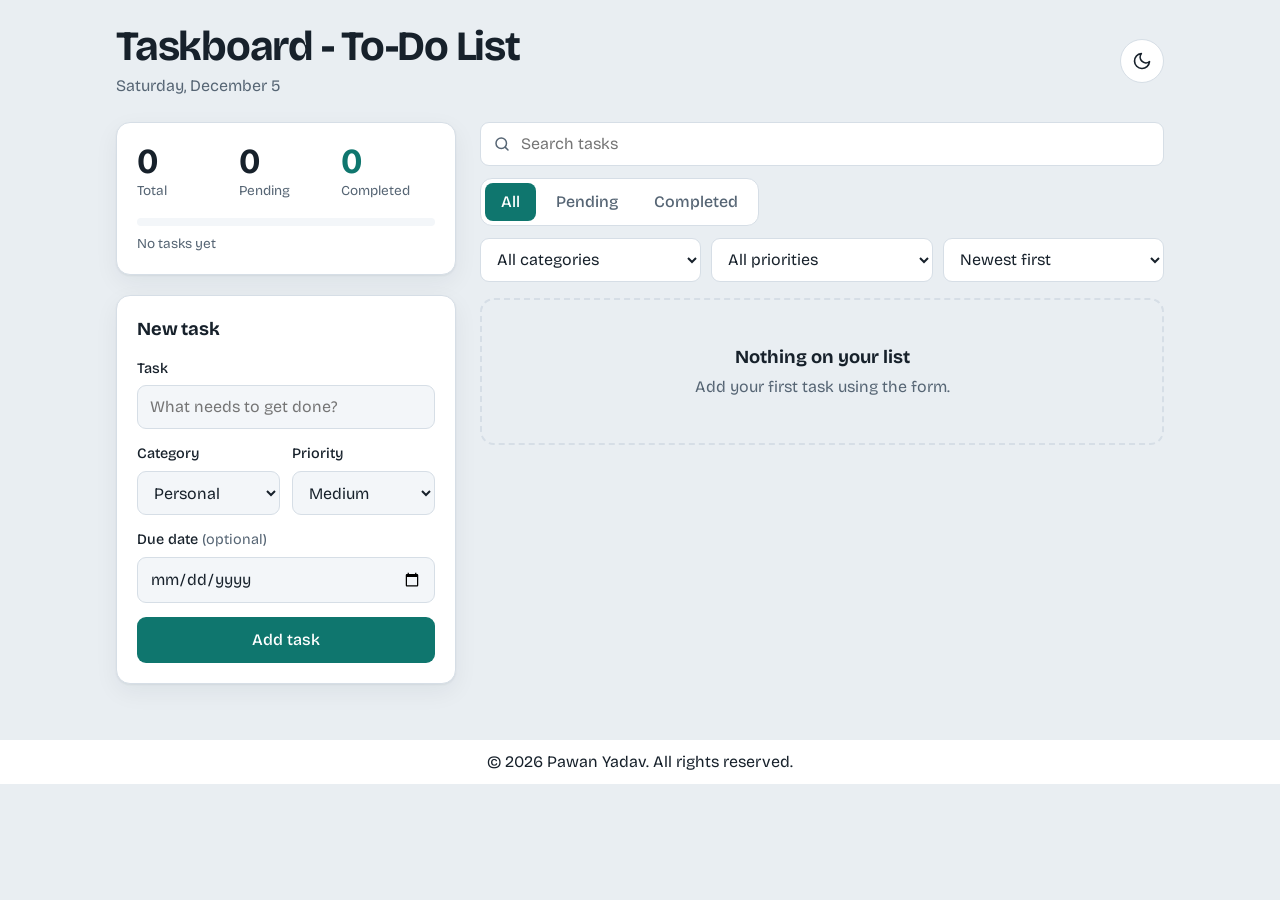
<file: Task-5/Taskboard - To-Do List/index.html>
<!DOCTYPE html>
<html lang="en" data-theme="light">
<head>
  <meta charset="UTF-8">
  <meta name="viewport" content="width=device-width, initial-scale=1">
  <title>Taskboard - To-Do List</title>
  <link rel="icon" type="image/png" href="Favicon.png">
  <link rel="preconnect" href="https://fonts.googleapis.com">
  <link rel="preconnect" href="https://fonts.gstatic.com" crossorigin>
  <link href="https://fonts.googleapis.com/css2?family=Bricolage+Grotesque:opsz,wght@12..96,400;12..96,500;12..96,700&display=swap" rel="stylesheet">
  <link rel="stylesheet" href="style.css">
  <script src="script.js" defer></script>
</head>
<body>
  <div class="app">
    <header class="topbar">
      <div>
        <h1>Taskboard - To-Do List</h1>
        <p class="date" id="todayLabel"></p>
      </div>
      <button class="icon-btn" id="themeToggle" type="button" aria-label="Switch to dark mode" title="Toggle dark mode">
        <svg class="icon-moon" viewBox="0 0 24 24" width="20" height="20" fill="none" stroke="currentColor" stroke-width="2" stroke-linecap="round" stroke-linejoin="round" aria-hidden="true"><path d="M21 12.8A9 9 0 1 1 11.2 3a7 7 0 0 0 9.8 9.8z"/></svg>
        <svg class="icon-sun" viewBox="0 0 24 24" width="20" height="20" fill="none" stroke="currentColor" stroke-width="2" stroke-linecap="round" stroke-linejoin="round" aria-hidden="true"><circle cx="12" cy="12" r="4"/><path d="M12 2v2M12 20v2M4.9 4.9l1.4 1.4M17.7 17.7l1.4 1.4M2 12h2M20 12h2M4.9 19.1l1.4-1.4M17.7 6.3l1.4-1.4"/></svg>
      </button>
    </header>

    <main class="layout">
      <aside class="side">
        <section class="card stats" aria-label="Task summary">
          <div class="stat-row">
            <div class="stat">
              <span class="stat-num" id="statTotal">0</span>
              <span class="stat-label">Total</span>
            </div>
            <div class="stat">
              <span class="stat-num" id="statPending">0</span>
              <span class="stat-label">Pending</span>
            </div>
            <div class="stat">
              <span class="stat-num done" id="statDone">0</span>
              <span class="stat-label">Completed</span>
            </div>
          </div>
          <div class="progress" role="progressbar" aria-label="Completion" aria-valuemin="0" aria-valuemax="100" aria-valuenow="0" id="progress">
            <div class="progress-fill" id="progressFill"></div>
          </div>
          <p class="progress-text" id="progressText">No tasks yet</p>
        </section>

        <section class="card" aria-labelledby="formTitle">
          <h2 id="formTitle">New task</h2>
          <form id="taskForm" novalidate>
            <div class="field">
              <label for="title">Task</label>
              <input type="text" id="title" maxlength="100" placeholder="What needs to get done?" autocomplete="off" aria-describedby="titleError">
              <p class="error" id="titleError" role="alert"></p>
            </div>

            <div class="grid-2">
              <div class="field">
                <label for="category">Category</label>
                <select id="category">
                  <option>Personal</option>
                  <option>Work</option>
                  <option>Study</option>
                  <option>Health</option>
                  <option>Shopping</option>
                  <option>Other</option>
                </select>
              </div>
              <div class="field">
                <label for="priority">Priority</label>
                <select id="priority">
                  <option value="low">Low</option>
                  <option value="medium" selected>Medium</option>
                  <option value="high">High</option>
                </select>
              </div>
            </div>

            <div class="field">
              <label for="due">Due date <span class="optional">(optional)</span></label>
              <input type="date" id="due" aria-describedby="dueError">
              <p class="error" id="dueError" role="alert"></p>
            </div>

            <div class="form-actions">
              <button type="submit" class="btn primary" id="submitBtn">Add task</button>
              <button type="button" class="btn ghost" id="cancelBtn" hidden>Cancel</button>
            </div>
          </form>
        </section>
      </aside>

      <section class="main-col" aria-label="Your tasks">
        <div class="toolbar">
          <div class="search">
            <svg viewBox="0 0 24 24" width="18" height="18" fill="none" stroke="currentColor" stroke-width="2" stroke-linecap="round" aria-hidden="true"><circle cx="11" cy="11" r="7"/><path d="m20 20-3.5-3.5"/></svg>
            <input type="search" id="search" placeholder="Search tasks" aria-label="Search tasks">
          </div>

          <div class="tabs" role="group" aria-label="Filter by status">
            <button type="button" class="tab active" data-status="all" aria-pressed="true">All</button>
            <button type="button" class="tab" data-status="pending" aria-pressed="false">Pending</button>
            <button type="button" class="tab" data-status="completed" aria-pressed="false">Completed</button>
          </div>

          <div class="filters">
            <select id="filterCategory" aria-label="Filter by category">
              <option value="all">All categories</option>
              <option>Personal</option>
              <option>Work</option>
              <option>Study</option>
              <option>Health</option>
              <option>Shopping</option>
              <option>Other</option>
            </select>
            <select id="filterPriority" aria-label="Filter by priority">
              <option value="all">All priorities</option>
              <option value="high">High</option>
              <option value="medium">Medium</option>
              <option value="low">Low</option>
            </select>
            <select id="sortBy" aria-label="Sort tasks">
              <option value="created">Newest first</option>
              <option value="due">Due date</option>
              <option value="priority">Priority</option>
              <option value="title">A to Z</option>
            </select>
          </div>
        </div>

        <ul class="task-list" id="taskList"></ul>

        <div class="empty" id="emptyState" hidden>
          <p class="empty-title" id="emptyTitle"></p>
          <p class="empty-text" id="emptyText"></p>
        </div>

        <div class="list-footer" id="listFooter" hidden>
          <span id="resultCount"></span>
          <button type="button" class="link-btn" id="clearDone">Clear completed</button>
        </div>
      </section>
    </main>
  </div>
  
  <div class="toast" id="toast" role="status" aria-live="polite"></div>

<div class="footer"> <p> © <span id="year" style="text-align: center;">  </span>2026</span> Pawan Yadav. All rights reserved.</p></div>

</body>
</html>
</file>
<file: Task-1/Portfolio Webpage/style.css>
:root {
  --bg: #0b1b2b;
  --bg-alt: #0e2236;
  --card: #1e293b;
  --card-deep: #12253b;
  --primary: #3b82f6;
  --primary-hover: #5b9bff;
  --text: #ffffff;
  --muted: #94a3b8;
  --line: rgba(148, 163, 184, 0.18);
  --radius: 14px;
  --header-h: 72px;
  --font-head: "Montserrat", "Segoe UI", Arial, sans-serif;
  --font-body: "Inter", "Segoe UI", Arial, sans-serif;
  --shadow: 0 18px 40px -18px rgba(0, 0, 0, 0.6);
}

*, *::before, *::after { box-sizing: border-box; }

html { scroll-behavior: smooth; scroll-padding-top: var(--header-h); -webkit-text-size-adjust: 100%; }

body {
  margin: 0;
  background: var(--bg);
  color: var(--text);
  font-family: var(--font-body);
  font-size: 1rem;
  line-height: 1.65;
  overflow-x: hidden;
}

img, svg { max-width: 100%; display: block; }
img { height: auto; }
ul, ol { list-style: none; margin: 0; padding: 0; }
a { color: inherit; text-decoration: none; }
h1, h2, h3, h4 { font-family: var(--font-head); line-height: 1.2; margin: 0; }
p { margin: 0; }

:focus-visible { outline: 3px solid var(--primary-hover); outline-offset: 3px; border-radius: 6px; }

.container { width: min(1160px, 100% - 2.5rem); margin-inline: auto; }

.icon { width: 1.1em; height: 1.1em; fill: none; stroke: currentColor; stroke-width: 2; stroke-linecap: round; stroke-linejoin: round; flex: none; }
.icon-lg { width: 30px; height: 30px; color: var(--primary); }

.skip-link { position: absolute; left: -999px; top: 8px; background: var(--primary); color: #fff; padding: .5rem 1rem; border-radius: 8px; z-index: 200; }
.skip-link:focus { left: 8px; }

/* ---------- Buttons ---------- */
.btn {
  display: inline-flex; align-items: center; justify-content: center; gap: .55rem;
  padding: .85rem 1.6rem; border-radius: 999px; border: 2px solid transparent;
  font: 600 .95rem var(--font-body); cursor: pointer;
  transition: transform .2s ease, background .2s ease, box-shadow .2s ease, border-color .2s ease;
}
.btn-primary { background: var(--primary); color: #fff; box-shadow: 0 10px 24px -10px rgba(59, 130, 246, .8); }
.btn-primary:hover { background: var(--primary-hover); transform: translateY(-2px); }
.btn-outline { border-color: var(--primary); color: #fff; background: transparent; }
.btn-outline:hover { background: rgba(59, 130, 246, .15); transform: translateY(-2px); }
.btn-sm { padding: .55rem 1.1rem; font-size: .85rem; }
.btn-block { width: 100%; }
.btn .icon { transition: transform .2s ease; }
.btn:hover .icon { transform: translateX(3px); }
.btn:active { transform: translateY(0); }

/* ---------- Header / nav ---------- */
.site-header {
  position: fixed; inset: 0 0 auto 0; height: var(--header-h); z-index: 100;
  display: flex; align-items: center;
  transition: background .3s ease, box-shadow .3s ease, backdrop-filter .3s ease;
}
.site-header.scrolled { background: rgba(11, 27, 43, .88); backdrop-filter: blur(12px); box-shadow: 0 1px 0 var(--line); }
.nav-wrap { display: flex; align-items: center; justify-content: space-between; gap: 1rem; }

.logo { display: inline-flex; align-items: center; gap: .6rem; font: 700 1.1rem var(--font-head); }
.logo-mark {
  display: grid; place-items: center; width: 38px; height: 38px; border-radius: 10px;
  background: linear-gradient(135deg, #60a5fa, #2563eb); font-size: .9rem; letter-spacing: .5px;
}

.nav { display: flex; align-items: center; gap: 2rem; }
.nav-list { display: flex; gap: 1.8rem; }
.nav-link { position: relative; font-size: .9rem; font-weight: 500; color: #cbd5e1; padding: .35rem 0; transition: color .2s ease; }
.nav-link::after { content: ""; position: absolute; left: 0; bottom: 0; height: 2px; width: 100%; background: var(--primary); transform: scaleX(0); transform-origin: left; transition: transform .25s ease; }
.nav-link:hover, .nav-link.active { color: #fff; }
.nav-link:hover::after, .nav-link.active::after { transform: scaleX(1); }

.menu-toggle { display: none; width: 44px; height: 44px; background: transparent; border: 1px solid var(--line); border-radius: 10px; cursor: pointer; padding: 0; position: relative; }
.menu-toggle span { position: absolute; left: 11px; right: 11px; height: 2px; background: #fff; border-radius: 2px; transition: transform .3s ease, opacity .2s ease, top .3s ease; }
.menu-toggle span:nth-child(1) { top: 15px; }
.menu-toggle span:nth-child(2) { top: 21px; }
.menu-toggle span:nth-child(3) { top: 27px; }
.menu-toggle[aria-expanded="true"] span:nth-child(1) { top: 21px; transform: rotate(45deg); }
.menu-toggle[aria-expanded="true"] span:nth-child(2) { opacity: 0; }
.menu-toggle[aria-expanded="true"] span:nth-child(3) { top: 21px; transform: rotate(-45deg); }

/* ---------- Typography helpers ---------- */
.eyebrow { color: var(--primary); font-size: .8rem; font-weight: 600; letter-spacing: .14em; text-transform: uppercase; margin-bottom: .6rem; }
.accent { color: var(--primary); }
.section { padding: clamp(4rem, 8vw, 6.5rem) 0; }
.section-alt { background: var(--bg-alt); }
.section-head { margin-bottom: 2.6rem; max-width: 640px; }
.section-head h2 { font-size: clamp(1.9rem, 4vw, 2.6rem); font-weight: 700; }
.section-sub { color: var(--muted); margin-top: .8rem; }
.sub-head { margin-top: 5rem; }

/* ---------- Hero ---------- */
.hero {
  position: relative; padding: calc(var(--header-h) + 3rem) 0 4.5rem; min-height: 100svh; display: flex; align-items: center;
  background:
    radial-gradient(700px 420px at 78% 40%, rgba(59, 130, 246, .28), transparent 70%),
    radial-gradient(500px 300px at 10% 90%, rgba(37, 99, 235, .15), transparent 70%),
    var(--bg);
}
.hero-grid { display: grid; grid-template-columns: 1.05fr .95fr; align-items: center; gap: 2rem; }
.hero h1 { font-size: clamp(2.3rem, 5.6vw, 3.8rem); font-weight: 800; letter-spacing: -.01em; }
.hero-role { font: 600 clamp(1.2rem, 2.6vw, 1.7rem) var(--font-head); margin-top: .7rem; min-height: 2.2rem; }
.hero-role #typed { color: var(--primary); }
.caret { display: inline-block; width: 2px; height: 1.1em; background: var(--primary); margin-left: 3px; vertical-align: -.15em; animation: blink 1s steps(2) infinite; }
@keyframes blink { 50% { opacity: 0; } }
.lead { color: #cbd5e1; max-width: 480px; margin-top: 1rem; }
.btn-row { display: flex; flex-wrap: wrap; gap: .9rem; margin-top: 1.8rem; }

.socials { display: flex; gap: .6rem; margin-top: 1.8rem; }
.socials a { display: grid; place-items: center; width: 42px; height: 42px; border-radius: 50%; border: 1px solid var(--line); color: #cbd5e1; transition: all .2s ease; }
.socials a:hover { background: var(--primary); border-color: var(--primary); color: #fff; transform: translateY(-3px); }

.hero-visual { position: relative; justify-self: center; width: min(100%, 460px); }
.hero-visual img { width: 100%; filter: drop-shadow(0 30px 40px rgba(37, 99, 235, .35)); animation: float 6s ease-in-out infinite; }
@keyframes float { 50% { transform: translateY(-10px); } }
.float-badge {
  position: absolute; left: -6%; bottom: 8%; display: flex; align-items: center; gap: .7rem;
  background: rgba(18, 37, 59, .9); border: 1px solid var(--line); backdrop-filter: blur(8px);
  padding: .8rem 1rem; border-radius: 12px; font-size: .78rem; line-height: 1.35; color: #e2e8f0; box-shadow: var(--shadow);
}
.float-badge .icon { width: 26px; height: 26px; color: var(--primary); }

/* ---------- About ---------- */
.about-grid { display: grid; grid-template-columns: 1.1fr .9fr; gap: 3.5rem; align-items: center; }
.about-copy p { color: #cbd5e1; margin-bottom: 1rem; max-width: 560px; }
.facts { display: flex; flex-wrap: wrap; gap: 1.6rem; margin: 1.6rem 0; }
.facts li { display: flex; align-items: center; gap: .7rem; font-size: .9rem; }
.facts .icon { color: var(--primary); width: 22px; height: 22px; }
.facts small { display: block; color: var(--muted); font-size: .75rem; }
.stats { display: grid; grid-template-columns: repeat(3, 1fr); gap: 1rem; margin-bottom: 1.8rem; max-width: 520px; }
.stats div { background: var(--card-deep); border: 1px solid var(--line); border-radius: var(--radius); padding: 1rem; text-align: center; }
.stats strong { display: block; font: 700 1.8rem var(--font-head); color: var(--primary); }
.stats strong::after { content: "+"; }
.stats span { color: var(--muted); font-size: .8rem; }
.about-visual { margin: 0; position: relative; }
.about-visual img { border-radius: 20px; border: 1px solid var(--line); box-shadow: var(--shadow); width: 100%; }
.script-note { position: absolute; right: -4px; bottom: -22px; font: italic 600 1.15rem "Segoe Script", "Brush Script MT", cursive; color: var(--primary-hover); transform: rotate(-6deg); background: var(--bg); padding: .2rem .8rem; border-radius: 8px; }

/* ---------- Skills ---------- */
.skills-grid { display: grid; grid-template-columns: repeat(auto-fit, minmax(170px, 1fr)); gap: 1.1rem; }
.skill-card { background: var(--card-deep); border: 1px solid var(--line); border-radius: var(--radius); padding: 1.4rem 1.2rem; display: flex; flex-direction: column; align-items: center; gap: .7rem; transition: transform .25s ease, border-color .25s ease; }
.skill-card:hover { transform: translateY(-6px); border-color: var(--primary); }
.skill-badge { display: grid; place-items: center; width: 54px; height: 54px; border-radius: 14px; background: var(--c); font: 800 1rem var(--font-head); color: #fff; }
.skill-card h3 { font-size: 1rem; }
.bar { width: 100%; height: 6px; background: rgba(148, 163, 184, .2); border-radius: 6px; overflow: hidden; }
.bar i { display: block; height: 100%; width: 0; background: linear-gradient(90deg, #60a5fa, #2563eb); border-radius: 6px; transition: width 1.2s cubic-bezier(.2, .8, .2, 1); }
.pct { font-size: .8rem; color: var(--muted); }

.services-grid { display: grid; grid-template-columns: repeat(auto-fit, minmax(220px, 1fr)); gap: 1.1rem; }
.service-card { background: var(--card-deep); border: 1px solid var(--line); border-radius: var(--radius); padding: 1.5rem; transition: transform .25s ease, background .25s ease, border-color .25s ease; }
.service-card:hover { transform: translateY(-6px); background: #163052; border-color: var(--primary); }
.service-card h3 { font-size: 1.02rem; margin: .9rem 0 .4rem; }
.service-card p { color: var(--muted); font-size: .9rem; }

/* ---------- Projects ---------- */
.filters { display: flex; flex-wrap: wrap; gap: .6rem; margin-bottom: 2rem; }
.chip { background: transparent; color: #cbd5e1; border: 1px solid var(--line); border-radius: 999px; padding: .5rem 1.2rem; font: 500 .88rem var(--font-body); cursor: pointer; transition: all .2s ease; }
.chip:hover { border-color: var(--primary); color: #fff; }
.chip.active { background: var(--primary); border-color: var(--primary); color: #fff; }

.project-grid { display: grid; grid-template-columns: repeat(auto-fill, minmax(300px, 1fr)); gap: 1.5rem; }
.project-card { background: var(--card-deep); border: 1px solid var(--line); border-radius: var(--radius); overflow: hidden; display: flex; flex-direction: column; transition: transform .3s ease, border-color .3s ease, box-shadow .3s ease; }
.project-card:hover { transform: translateY(-8px); border-color: var(--primary); box-shadow: var(--shadow); }
.project-card.hide { display: none; }
.project-card.pop { animation: pop .4s ease both; }
@keyframes pop { from { opacity: 0; transform: scale(.96); } to { opacity: 1; transform: none; } }
.thumb { overflow: hidden; aspect-ratio: 5 / 3; background: #0f2038; }
.thumb img { width: 100%; height: 100%; object-fit: cover; transition: transform .5s ease; }
.project-card:hover .thumb img { transform: scale(1.06); }
.card-body { padding: 1.3rem; display: flex; flex-direction: column; gap: .6rem; flex: 1; }
.card-body h3 { font-size: 1.1rem; }
.card-body p { color: var(--muted); font-size: .9rem; }
.tags { display: flex; flex-wrap: wrap; gap: .4rem; }
.tags li { background: rgba(59, 130, 246, .14); color: #93c5fd; font-size: .72rem; font-weight: 600; padding: .2rem .65rem; border-radius: 6px; }
.card-links { margin-top: auto; padding-top: .8rem; display: flex; justify-content: space-between; align-items: center; font-size: .88rem; font-weight: 600; color: var(--primary-hover); }
.card-links a { display: inline-flex; align-items: center; gap: .4rem; transition: color .2s ease; }
.card-links a:hover { color: #fff; }
.empty { color: var(--muted); text-align: center; padding: 2rem 0; }

/* ---------- Resume ---------- */
.resume-grid { display: grid; grid-template-columns: 1fr 1fr; gap: 3rem; }
.col-title { font-size: 1.25rem; margin-bottom: 1.5rem; }
.timeline { position: relative; padding-left: 1.6rem; border-left: 2px solid var(--line); display: grid; gap: 1.6rem; }
.timeline li { position: relative; }
.timeline li::before { content: ""; position: absolute; left: calc(-1.6rem - 7px); top: .45rem; width: 12px; height: 12px; border-radius: 50%; background: var(--primary); box-shadow: 0 0 0 4px rgba(59, 130, 246, .25); }
.timeline time { font-size: .78rem; font-weight: 600; color: var(--primary-hover); }
.timeline h4 { font-size: 1.05rem; margin: .2rem 0 0; }
.timeline span { color: var(--muted); font-size: .88rem; }
.timeline p { color: #cbd5e1; font-size: .92rem; margin-top: .4rem; }
.resume-btn { margin-top: 2.2rem; }

/* ---------- Testimonials ---------- */
.slider { max-width: 760px; }
.slides { display: grid; }
.quote { grid-area: 1 / 1; margin: 0; background: var(--card-deep); border: 1px solid var(--line); border-radius: var(--radius); padding: 2rem; opacity: 0; visibility: hidden; transform: translateX(20px); transition: opacity .45s ease, transform .45s ease, visibility .45s; }
.quote.active { opacity: 1; visibility: visible; transform: none; }
.quote blockquote { margin: 0 0 1.4rem; font-size: 1.08rem; color: #e2e8f0; }
.quote figcaption { display: flex; align-items: center; gap: .9rem; font-size: .85rem; color: var(--muted); }
.quote figcaption strong { display: block; color: #fff; font-size: .95rem; }
.avatar { display: grid; place-items: center; width: 46px; height: 46px; border-radius: 50%; background: linear-gradient(135deg, #60a5fa, #2563eb); color: #fff; font: 700 .85rem var(--font-head); }
.slider-ctrl { display: flex; align-items: center; gap: 1rem; margin-top: 1.2rem; }
.arrow { width: 42px; height: 42px; border-radius: 50%; border: 1px solid var(--line); background: transparent; color: #fff; font-size: 1.1rem; cursor: pointer; transition: all .2s ease; }
.arrow:hover { background: var(--primary); border-color: var(--primary); }
.dots { display: flex; gap: .5rem; }
.dots button { width: 10px; height: 10px; padding: 0; border-radius: 50%; border: 0; background: rgba(148, 163, 184, .4); cursor: pointer; transition: all .2s ease; }
.dots button.active { background: var(--primary); width: 26px; border-radius: 6px; }

/* ---------- Contact ---------- */
.contact-grid { display: grid; grid-template-columns: .8fr 1.2fr; gap: 2rem; align-items: start; }
.contact-info, .contact-form { background: var(--card-deep); border: 1px solid var(--line); border-radius: var(--radius); padding: 1.8rem; }
.contact-info li { display: flex; align-items: center; gap: 1rem; padding: .9rem 0; border-bottom: 1px solid var(--line); font-size: .95rem; }
.contact-info li:last-child { border-bottom: 0; }
.contact-info small { display: block; color: var(--muted); font-size: .75rem; }
.contact-info a:hover { color: var(--primary-hover); }
.ci { display: grid; place-items: center; width: 42px; height: 42px; border-radius: 50%; background: rgba(59, 130, 246, .15); color: var(--primary-hover); flex: none; }
.follow { margin-top: 1.4rem; font-weight: 600; font-size: .9rem; }
.contact-info .socials { margin-top: .8rem; }
.contact-form h3 { font-size: 1.15rem; margin-bottom: 1.2rem; }
.field { margin-bottom: 1rem; }
.field label { display: block; font-size: .85rem; font-weight: 500; margin-bottom: .35rem; color: #cbd5e1; }
.field input, .field textarea { width: 100%; padding: .8rem 1rem; background: var(--bg); color: #fff; border: 1px solid var(--line); border-radius: 10px; font: 400 .95rem var(--font-body); transition: border-color .2s ease, box-shadow .2s ease; resize: vertical; }
.field input::placeholder, .field textarea::placeholder { color: #64748b; }
.field input:focus, .field textarea:focus { outline: none; border-color: var(--primary); box-shadow: 0 0 0 3px rgba(59, 130, 246, .25); }
.field.invalid input, .field.invalid textarea { border-color: #f87171; }
.field.valid input, .field.valid textarea { border-color: #34d399; }
.error { color: #fca5a5; font-size: .8rem; min-height: 1.1rem; margin-top: .3rem; }
.form-status { margin-top: 1rem; font-size: .9rem; min-height: 1.3rem; }
.form-status.ok { color: #6ee7b7; }
.form-status.fail { color: #fca5a5; }
.btn[disabled] { opacity: .7; cursor: progress; transform: none; }

/* ---------- CTA + footer ---------- */
.cta { background: linear-gradient(120deg, #1e3a8a, #2563eb 60%, #3b82f6); padding: 3.2rem 0; }
.cta-inner { display: flex; align-items: center; justify-content: space-between; gap: 1.5rem; flex-wrap: wrap; }
.cta h2 { font-size: clamp(1.6rem, 3.4vw, 2.2rem); }
.cta p { color: #dbeafe; margin-top: .3rem; }
.cta .btn-primary { background: #fff; color: #1d4ed8; box-shadow: none; }
.cta .btn-primary:hover { background: #e0ecff; }

.site-footer { padding: 1.8rem 0; border-top: 1px solid var(--line); font-size: .85rem; color: var(--muted); }
.footer-inner { display: flex; align-items: center; justify-content: space-between; gap: 1rem; flex-wrap: wrap; }
.site-footer .socials { margin: 0; }
.site-footer .socials a { width: 36px; height: 36px; }
.site-footer .logo { color: #fff; font-size: 1rem; }

.to-top { position: fixed; right: 1.2rem; bottom: 1.2rem; width: 46px; height: 46px; border-radius: 50%; border: 0; background: var(--primary); color: #fff; font-size: 1.2rem; cursor: pointer; box-shadow: var(--shadow); z-index: 90; transition: transform .2s ease, background .2s ease; }
.to-top:hover { background: var(--primary-hover); transform: translateY(-3px); }

/* ---------- Scroll reveal ---------- */
.js .reveal { opacity: 0; transform: translateY(22px); transition: opacity .6s ease, transform .6s ease; }
.js .reveal.in { opacity: 1; transform: none; }

/* ---------- Responsive ---------- */
@media (max-width: 960px) {
  .hero-grid { grid-template-columns: 1fr; text-align: center; }
  .hero-copy { order: 2; }
  .hero-visual { order: 1; width: min(70%, 340px); }
  .lead { margin-inline: auto; }
  .btn-row, .hero .socials { justify-content: center; }
  .float-badge { left: 0; }
  .about-grid, .resume-grid, .contact-grid { grid-template-columns: 1fr; }
  .about-visual { max-width: 520px; }
  .hero { min-height: auto; }
}

@media (max-width: 820px) {
  .menu-toggle { display: block; }
  .nav {
    position: fixed; inset: var(--header-h) 0 auto 0; flex-direction: column; align-items: stretch; gap: 0;
    background: rgba(11, 27, 43, .98); backdrop-filter: blur(14px); padding: 1rem 1.25rem 1.6rem;
    border-bottom: 1px solid var(--line);
    transform: translateY(-12px); opacity: 0; visibility: hidden; transition: transform .3s ease, opacity .3s ease, visibility .3s;
  }
  .nav.open { transform: none; opacity: 1; visibility: visible; }
  .nav-list { flex-direction: column; gap: 0; }
  .nav-link { display: block; padding: .9rem 0; border-bottom: 1px solid var(--line); font-size: 1rem; }
  .nav-link::after { display: none; }
  .nav-link.active { color: var(--primary-hover); }
  .nav-cta { margin-top: 1.2rem; }
  .site-header { background: rgba(11, 27, 43, .9); backdrop-filter: blur(10px); }
}

@media (max-width: 560px) {
  .stats { grid-template-columns: 1fr; }
  .footer-inner { justify-content: center; text-align: center; }
  .quote { padding: 1.4rem; }
  .project-grid { grid-template-columns: 1fr; }
  .script-note { right: 8px; }
}

@media (prefers-reduced-motion: reduce) {
  html { scroll-behavior: auto; }
  *, *::before, *::after { animation: none !important; transition-duration: .01ms !important; }
  .js .reveal { opacity: 1; transform: none; }
}
</file>
<file: Task-2/ExpenseTracker/style.css>
html { 
    scroll-behavior: smooth; scroll-padding-top: 70px;
 }
body {
     background: #f5f7fa; font-family: system-ui, -apple-system, "Segoe UI", Roboto, sans-serif; color: #1f2937;
     }
.card { 
    border: 0; border-radius: 16px; box-shadow: 0 2px 10px rgba(0,0,0,.06); 
}
.stat { 
    transition: transform .2s, box-shadow .2s;
 }
.stat:hover {
     transform: translateY(-3px); box-shadow: 0 6px 18px rgba(0,0,0,.1); 
    }
.stat .icon {
     font-size: 1.8rem;
     }
.icon.income {
     color: #198754; 
    } 
.icon.expense {
         color: #dc3545; 
        } 
.icon.balance { 
    color: #0d6efd; 
}
.amount { 
    font-size: 1.8rem; font-weight: 700; 
}
.form-control, .form-select, .btn {
     border-radius: 10px; transition: all .2s;
     }
.form-control:focus, .form-select:focus {
     order-color: #198754;
    box-shadow: 0 0 0 .2rem rgba(25,135,84,.2); 
    }
.badge-income {
    background: #d1e7dd;
    color: #0f5132; 
    } 
.badge-expense {
         background: #f8d7da; 
         color: #842029;
         }
.progress { 
    height: 10px;
    border-radius: 10px; 
    }
.cat-row {
     margin-bottom: .8rem; 
    }

.footer{
    
    text-align: center;
    margin: 10px;
    background:#FFFFFF;

    padding: 10px 10px 10px .2rem;
    border: 120;
    border-radius: 16px;
    box-shadow: 0 2px 10px rgba(0, 0, 0, .06);
}

@media (max-width: 576px) { 
    .amount {
         font-size: 1.5rem; 
    }
     .btn-sm { 
        padding: .4rem .6rem;
     } 
    }
</file>
<file: Task-5/Taskboard - To-Do List/style.css>
/* ---------- Design tokens ---------- */
:root {
  --bg: #e9eef2;
  --surface: #ffffff;
  --surface-2: #f3f6f9;
  --ink: #17212b;
  --ink-soft: #566574;
  --line: #d6dee6;
  --accent: #0f766e;
  --accent-ink: #ffffff;
  --accent-soft: #d5efeb;
  --danger: #b42318;
  --danger-soft: #fde7e4;
  --high: #c2410c;
  --high-soft: #ffe8d9;
  --medium: #a16207;
  --medium-soft: #fdf1c7;
  --low: #3f6212;
  --low-soft: #e5f1d0;
  --shadow: 0 1px 2px rgba(23, 33, 43, .06), 0 8px 24px rgba(23, 33, 43, .06);
  --radius: 14px;
  --radius-sm: 9px;
  --font: "Bricolage Grotesque", system-ui, -apple-system, "Segoe UI", Roboto, sans-serif;
}

:root[data-theme="dark"] {
  --bg: #0f161d;
  --surface: #17212b;
  --surface-2: #1e2a36;
  --ink: #e8eef4;
  --ink-soft: #9fb0c0;
  --line: #2b3a48;
  --accent: #4fd1c1;
  --accent-ink: #06201d;
  --accent-soft: #123a37;
  --danger: #ff8a7d;
  --danger-soft: #3a1b18;
  --high: #ffa070;
  --high-soft: #3b2113;
  --medium: #f2cb5c;
  --medium-soft: #35290c;
  --low: #a8d36a;
  --low-soft: #1f2d0e;
  --shadow: 0 1px 2px rgba(0, 0, 0, .4), 0 8px 24px rgba(0, 0, 0, .3);
}

/* ---------- Base ---------- */
*, *::before, *::after { box-sizing: border-box; }

html { -webkit-text-size-adjust: 100%; }

body {
  margin: 0;
  font-family: var(--font);
  font-size: 16px;
  line-height: 1.5;
  color: var(--ink);
  background: var(--bg);
  transition: background .25s, color .25s;
}

h1, h2, p { margin: 0; }

button, input, select { font: inherit; color: inherit; }

button { cursor: pointer; }

:focus-visible {
  outline: 3px solid var(--accent);
  outline-offset: 2px;
}

[hidden] { display: none !important; }

.app {
  max-width: 1080px;
  margin: 0 auto;
  padding: 24px 16px 56px;
}

/* ---------- Top bar ---------- */
.topbar {
  display: flex;
  align-items: center;
  justify-content: space-between;
  gap: 16px;
  margin-bottom: 24px;
}

h1 {
  font-size: clamp(1.9rem, 4vw, 2.6rem);
  font-weight: 700;
  letter-spacing: -0.03em;
  line-height: 1.1;
}

.date { color: var(--ink-soft); margin-top: 4px; }

.icon-btn {
  display: grid;
  place-items: center;
  width: 44px;
  height: 44px;
  border-radius: 50%;
  border: 1px solid var(--line);
  background: var(--surface);
  color: var(--ink);
  transition: background .2s, transform .15s;
}
.icon-btn:hover { background: var(--surface-2); }
.icon-btn:active { transform: scale(.94); }
.icon-sun { display: none; }
:root[data-theme="dark"] .icon-sun { display: block; }
:root[data-theme="dark"] .icon-moon { display: none; }

/* ---------- Layout ---------- */
.layout {
  display: grid;
  grid-template-columns: 340px 1fr;
  gap: 24px;
  align-items: start;
}

.side {
  display: grid;
  gap: 20px;
  position: sticky;
  top: 16px;
}

.card {
  background: var(--surface);
  border: 1px solid var(--line);
  border-radius: var(--radius);
  box-shadow: var(--shadow);
  padding: 20px;
  transition: background .25s, border-color .25s;
}

h2 {
  font-size: 1.15rem;
  font-weight: 700;
  letter-spacing: -0.01em;
  margin-bottom: 14px;
}

/* ---------- Stats ---------- */
.stat-row {
  display: grid;
  grid-template-columns: repeat(3, 1fr);
  gap: 8px;
}

.stat { display: flex; flex-direction: column; }

.stat-num {
  font-size: 2.2rem;
  font-weight: 700;
  line-height: 1.1;
  letter-spacing: -0.03em;
  font-variant-numeric: tabular-nums;
}
.stat-num.done { color: var(--accent); }
.stat-label { font-size: .85rem; color: var(--ink-soft); }

.progress {
  height: 8px;
  margin-top: 16px;
  border-radius: 99px;
  background: var(--surface-2);
  overflow: hidden;
}
.progress-fill {
  height: 100%;
  width: 0;
  border-radius: 99px;
  background: var(--accent);
  transition: width .4s ease;
}
.progress-text { margin-top: 8px; font-size: .85rem; color: var(--ink-soft); }

/* ---------- Form ---------- */
.field { margin-bottom: 14px; }

label {
  display: block;
  font-size: .9rem;
  font-weight: 500;
  margin-bottom: 6px;
}
.optional { color: var(--ink-soft); font-weight: 400; }

input[type="text"],
input[type="date"],
input[type="search"],
select {
  width: 100%;
  min-height: 44px;
  padding: 9px 12px;
  background: var(--surface-2);
  border: 1px solid var(--line);
  border-radius: var(--radius-sm);
  transition: border-color .2s, background .2s;
}
input:hover, select:hover { border-color: var(--ink-soft); }
input:focus, select:focus { border-color: var(--accent); outline-offset: 0; }

input[aria-invalid="true"] { border-color: var(--danger); background: var(--danger-soft); }

:root[data-theme="dark"] input[type="date"] { color-scheme: dark; }

.grid-2 {
  display: grid;
  grid-template-columns: 1fr 1fr;
  gap: 12px;
}

.error {
  min-height: 0;
  margin-top: 4px;
  font-size: .85rem;
  color: var(--danger);
}
.error:empty { display: none; }

.form-actions { display: flex; gap: 10px; margin-top: 4px; }

.btn {
  min-height: 44px;
  padding: 10px 18px;
  border-radius: var(--radius-sm);
  border: 1px solid transparent;
  font-weight: 500;
  transition: filter .2s, background .2s, transform .1s;
}
.btn:active { transform: scale(.97); }
.btn.primary { flex: 1; background: var(--accent); color: var(--accent-ink); }
.btn.primary:hover { filter: brightness(1.08); }
.btn.ghost { background: transparent; border-color: var(--line); }
.btn.ghost:hover { background: var(--surface-2); }

/* ---------- Toolbar ---------- */
.toolbar {
  display: grid;
  gap: 12px;
  margin-bottom: 16px;
}

.search { position: relative; }
.search svg {
  position: absolute;
  left: 13px;
  top: 50%;
  transform: translateY(-50%);
  color: var(--ink-soft);
  pointer-events: none;
}
.search input { padding-left: 40px; background: var(--surface); }

.tabs {
  display: inline-flex;
  padding: 4px;
  gap: 4px;
  background: var(--surface);
  border: 1px solid var(--line);
  border-radius: 12px;
  justify-self: start;
}
.tab {
  min-height: 38px;
  padding: 6px 16px;
  border: 0;
  border-radius: 8px;
  background: transparent;
  color: var(--ink-soft);
  font-weight: 500;
  transition: background .2s, color .2s;
}
.tab:hover { color: var(--ink); }
.tab.active { background: var(--accent); color: var(--accent-ink); }

.filters {
  display: grid;
  grid-template-columns: repeat(3, 1fr);
  gap: 10px;
}
.filters select { background: var(--surface); }

/* ---------- Task list ---------- */
.task-list {
  list-style: none;
  margin: 0;
  padding: 0;
  display: grid;
  gap: 10px;
}

.task {
  display: grid;
  grid-template-columns: auto 1fr auto;
  gap: 14px;
  align-items: start;
  padding: 14px 16px 14px 14px;
  background: var(--surface);
  border: 1px solid var(--line);
  border-left: 5px solid var(--line);
  border-radius: var(--radius);
  box-shadow: var(--shadow);
  transition: background .25s, border-color .25s, opacity .2s;
}
.task.p-high   { border-left-color: var(--high); }
.task.p-medium { border-left-color: var(--medium); }
.task.p-low    { border-left-color: var(--low); }
.task.completed { opacity: .72; }
.task.editing { outline: 2px solid var(--accent); outline-offset: 2px; }

/* custom checkbox */
.check {
  appearance: none;
  -webkit-appearance: none;
  width: 26px;
  height: 26px;
  margin: 2px 0 0;
  border: 2px solid var(--ink-soft);
  border-radius: 8px;
  background: transparent;
  display: grid;
  place-items: center;
  cursor: pointer;
  transition: background .15s, border-color .15s;
}
.check:hover { border-color: var(--accent); }
.check:checked { background: var(--accent); border-color: var(--accent); }
.check:checked::after {
  content: "";
  width: 6px;
  height: 12px;
  margin-top: -2px;
  border: solid var(--accent-ink);
  border-width: 0 2.5px 2.5px 0;
  transform: rotate(45deg);
}

.task-body { min-width: 0; }

.task-title {
  font-weight: 500;
  font-size: 1.05rem;
  overflow-wrap: anywhere;
}
.task.completed .task-title {
  text-decoration: line-through;
  text-decoration-thickness: 2px;
  color: var(--ink-soft);
}

.meta {
  display: flex;
  flex-wrap: wrap;
  gap: 6px;
  margin-top: 8px;
}

.chip {
  display: inline-flex;
  align-items: center;
  padding: 2px 10px;
  border-radius: 99px;
  font-size: .8rem;
  font-weight: 500;
  background: var(--surface-2);
  color: var(--ink-soft);
}
.chip.cat { background: var(--accent-soft); color: var(--accent); }
.chip.high   { background: var(--high-soft);   color: var(--high); }
.chip.medium { background: var(--medium-soft); color: var(--medium); }
.chip.low    { background: var(--low-soft);    color: var(--low); }
.chip.overdue { background: var(--danger-soft); color: var(--danger); }

.actions { display: flex; gap: 4px; }

.act {
  display: grid;
  place-items: center;
  width: 40px;
  height: 40px;
  border: 0;
  border-radius: 10px;
  background: transparent;
  color: var(--ink-soft);
  transition: background .15s, color .15s;
}
.act:hover { background: var(--surface-2); color: var(--ink); }
.act.del:hover { background: var(--danger-soft); color: var(--danger); }

/* ---------- Empty + footer ---------- */
.empty {
  padding: 44px 20px;
  text-align: center;
  border: 2px dashed var(--line);
  border-radius: var(--radius);
}
.empty-title { font-size: 1.15rem; font-weight: 700; }
.empty-text { margin-top: 4px; color: var(--ink-soft); }

.list-footer {
  display: flex;
  justify-content: space-between;
  align-items: center;
  gap: 12px;
  margin-top: 14px;
  font-size: .9rem;
  color: var(--ink-soft);
}
.link-btn {
  min-height: 40px;
  padding: 0 8px;
  background: none;
  border: 0;
  color: var(--danger);
  font-weight: 500;
  text-decoration: underline;
  text-underline-offset: 3px;
}

/* ---------- Toast ---------- */
.toast {
  position: fixed;
  left: 50%;
  bottom: 24px;
  transform: translate(-50%, 20px);
  padding: 10px 18px;
  background: var(--ink);
  color: var(--bg);
  border-radius: 99px;
  font-size: .9rem;
  opacity: 0;
  pointer-events: none;
  transition: opacity .2s, transform .2s;
  z-index: 10;
}
.toast.show { opacity: 1; transform: translate(-50%, 0); }

/* ---------- Responsive ---------- */
@media (max-width: 860px) {
  .layout { grid-template-columns: 1fr; }
  .side { position: static; }
}

@media (max-width: 520px) {
  .app { padding: 16px 12px 48px; }
  .card { padding: 16px; }
  .filters { grid-template-columns: 1fr 1fr; }
  .filters #sortBy { grid-column: 1 / -1; }
  .tabs { justify-self: stretch; }
  .tab { flex: 1; padding: 6px 8px; }
  .task { grid-template-columns: auto 1fr; }
  .actions { grid-column: 2; justify-content: flex-end; margin-top: -4px; }
}

@media (prefers-reduced-motion: reduce) {
  * { transition: none !important; }
}

.footer{
  font-size: medium;
  text-align: center;
  background-color: #fff;
  padding:10px;
}
</file>
